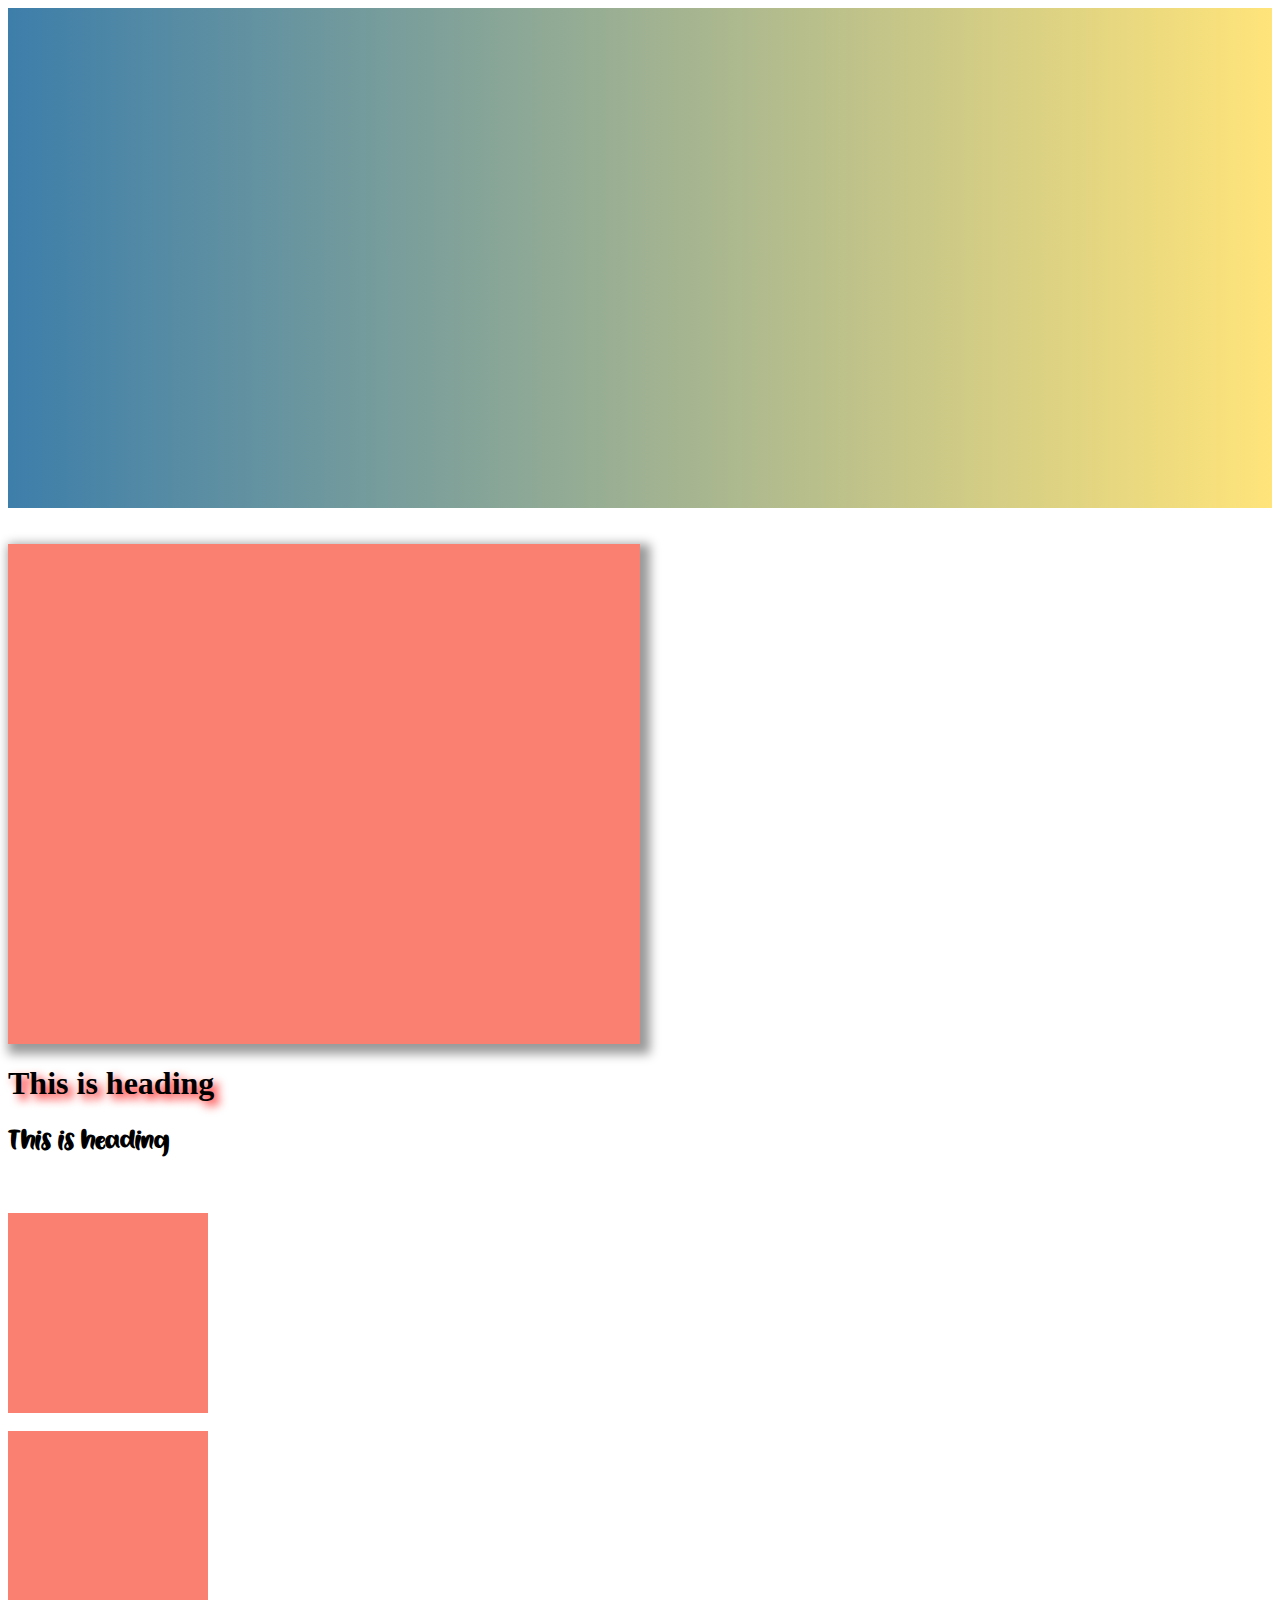
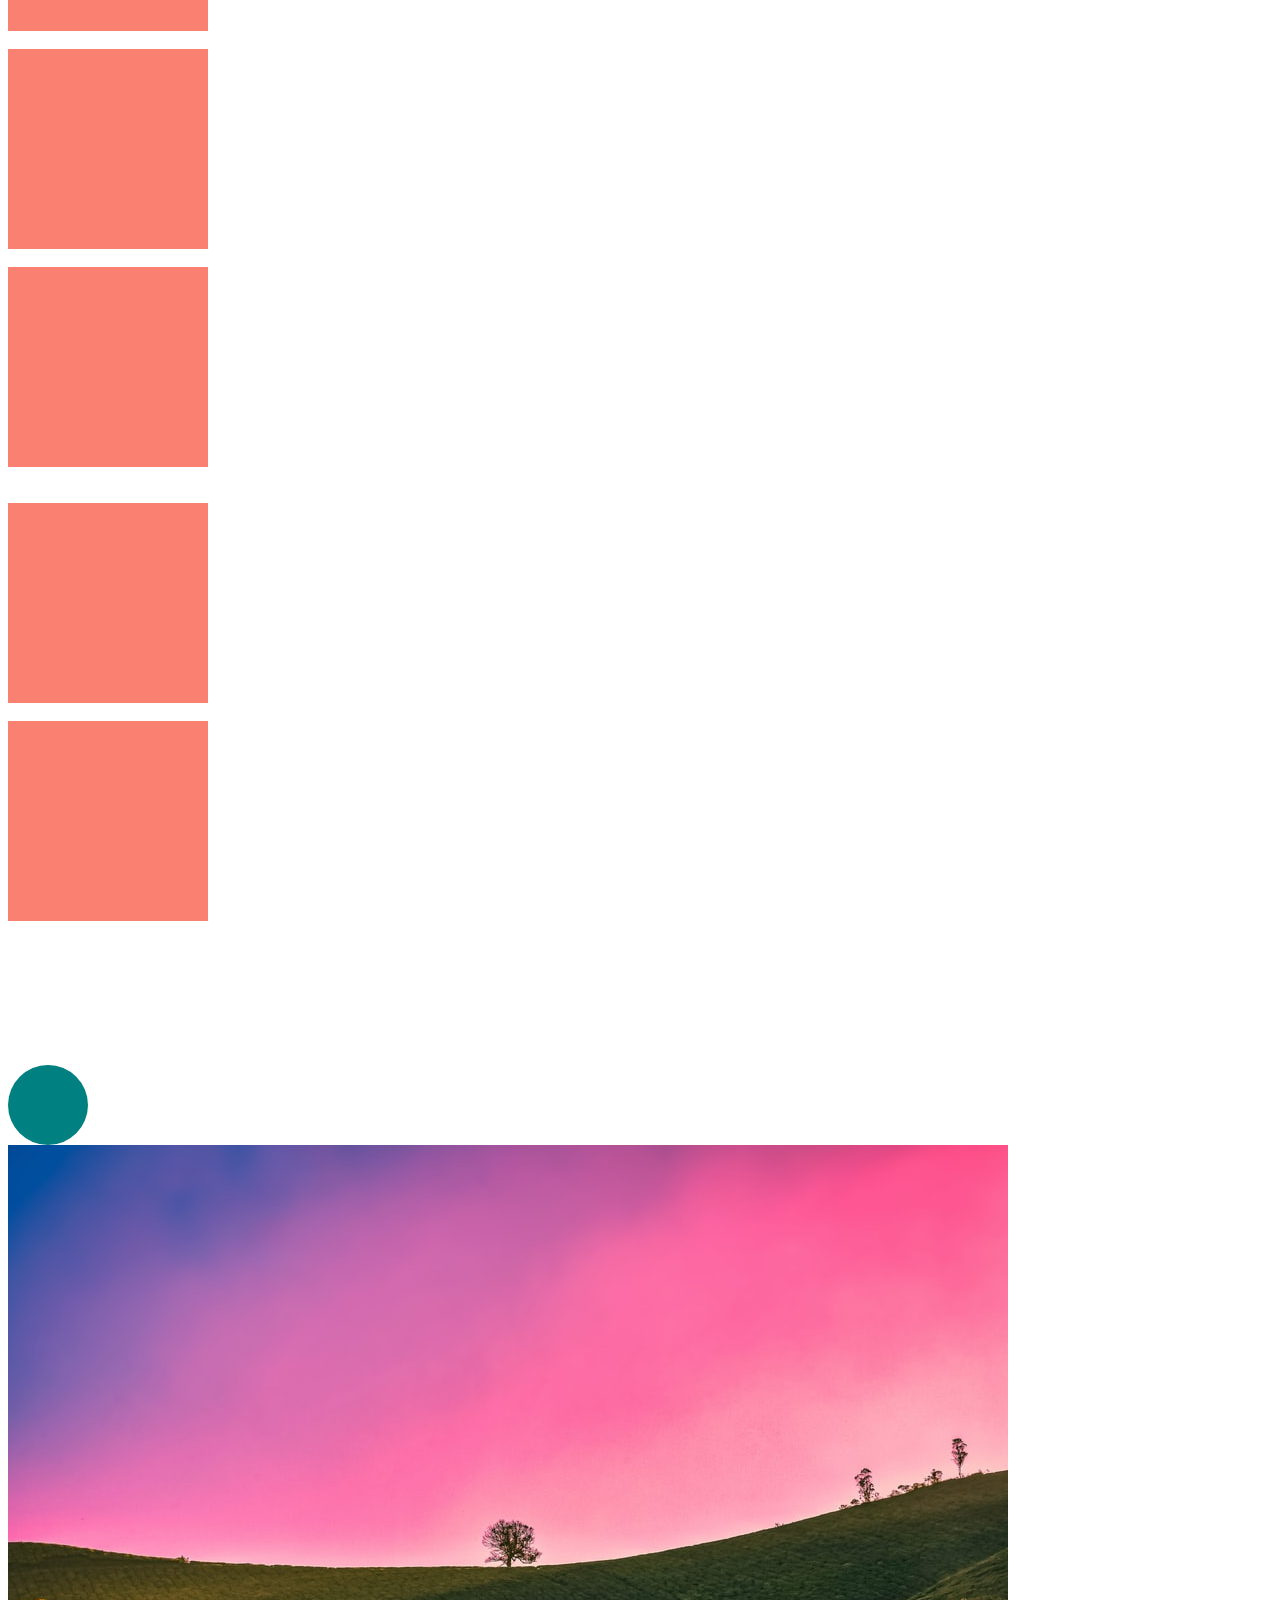
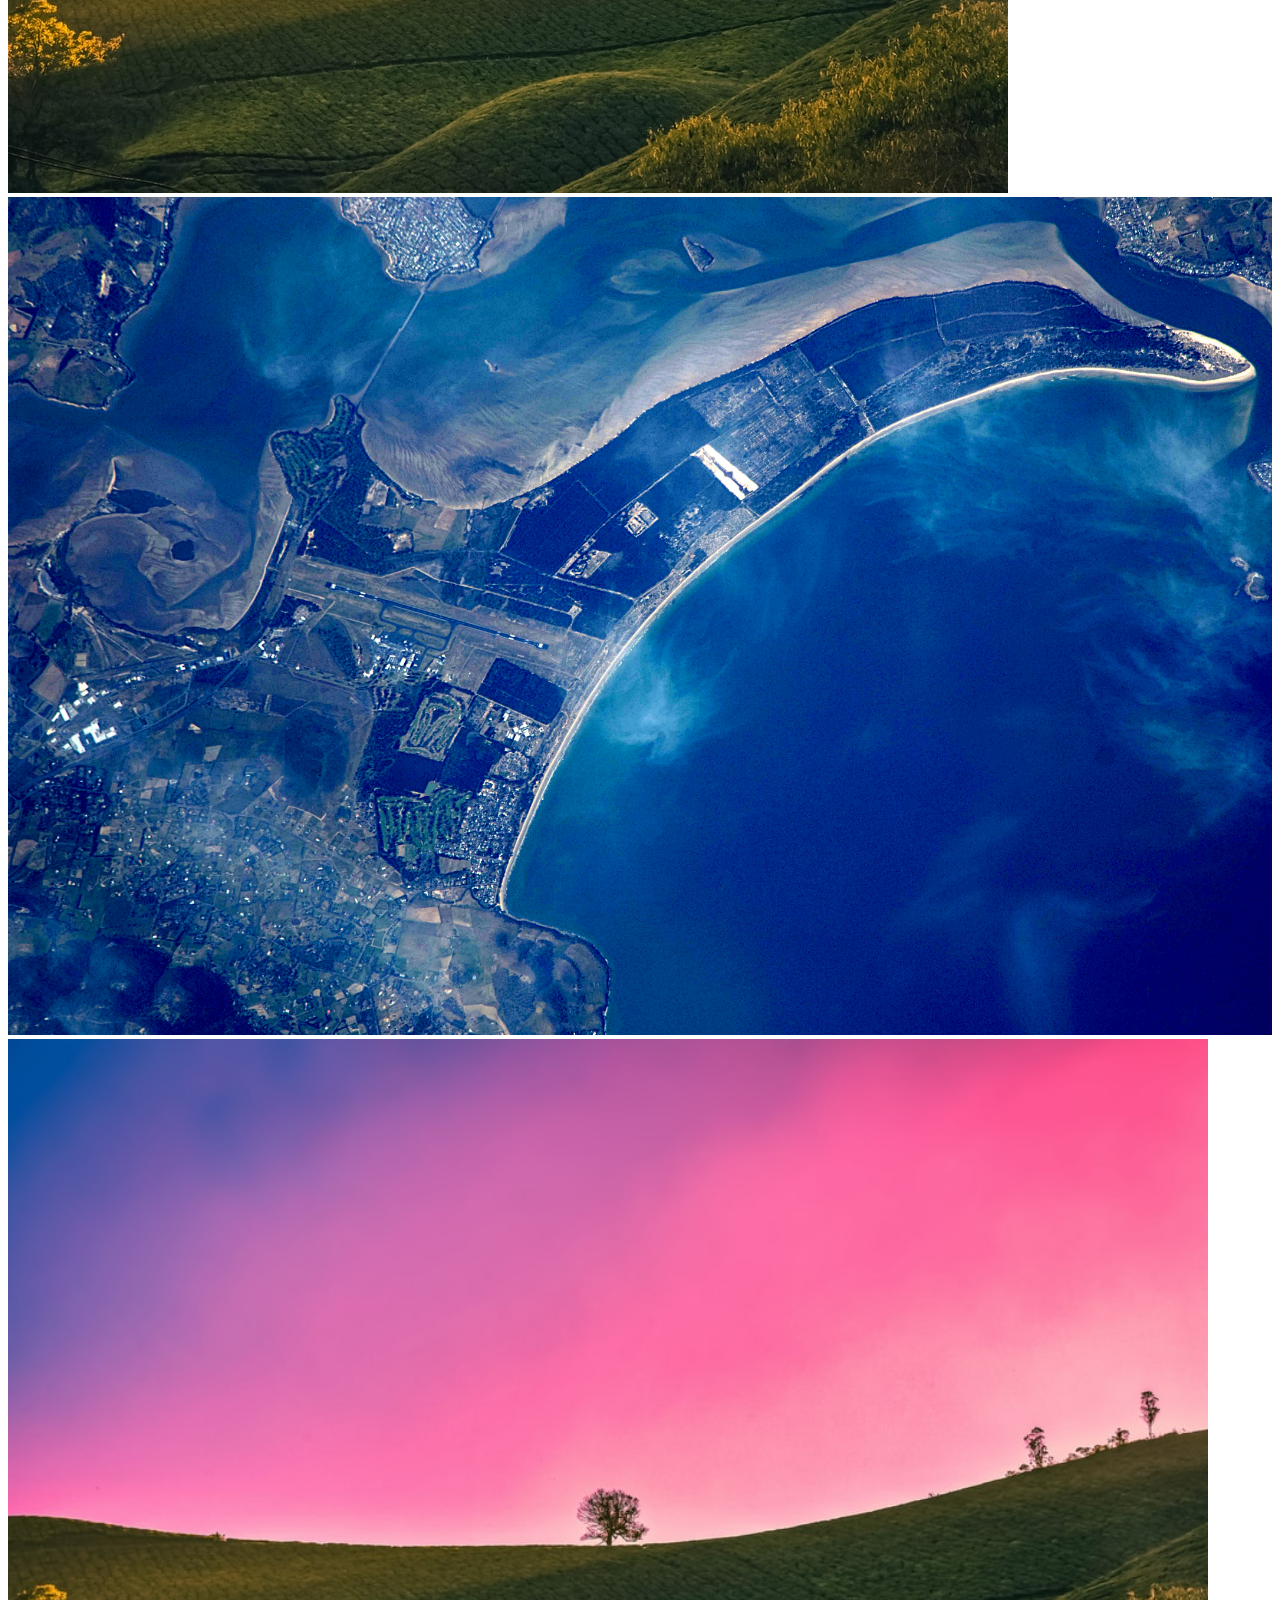
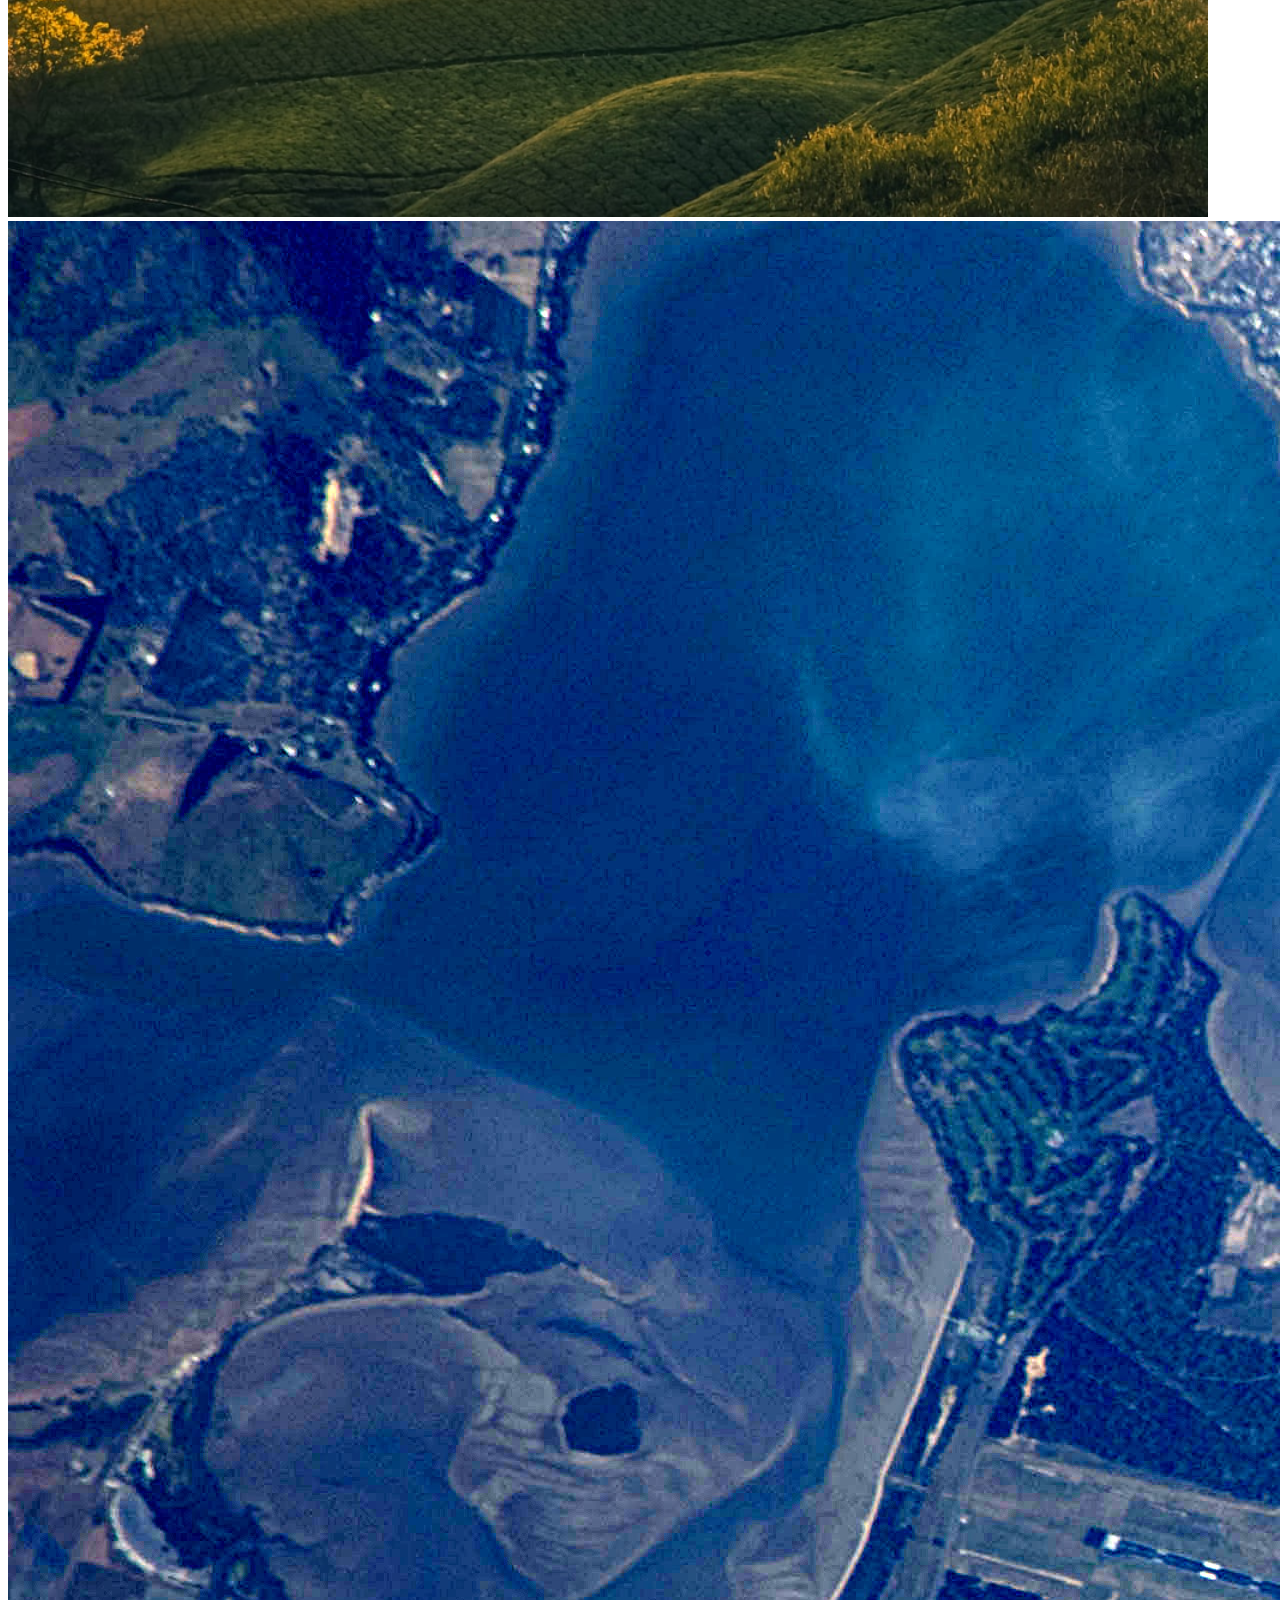
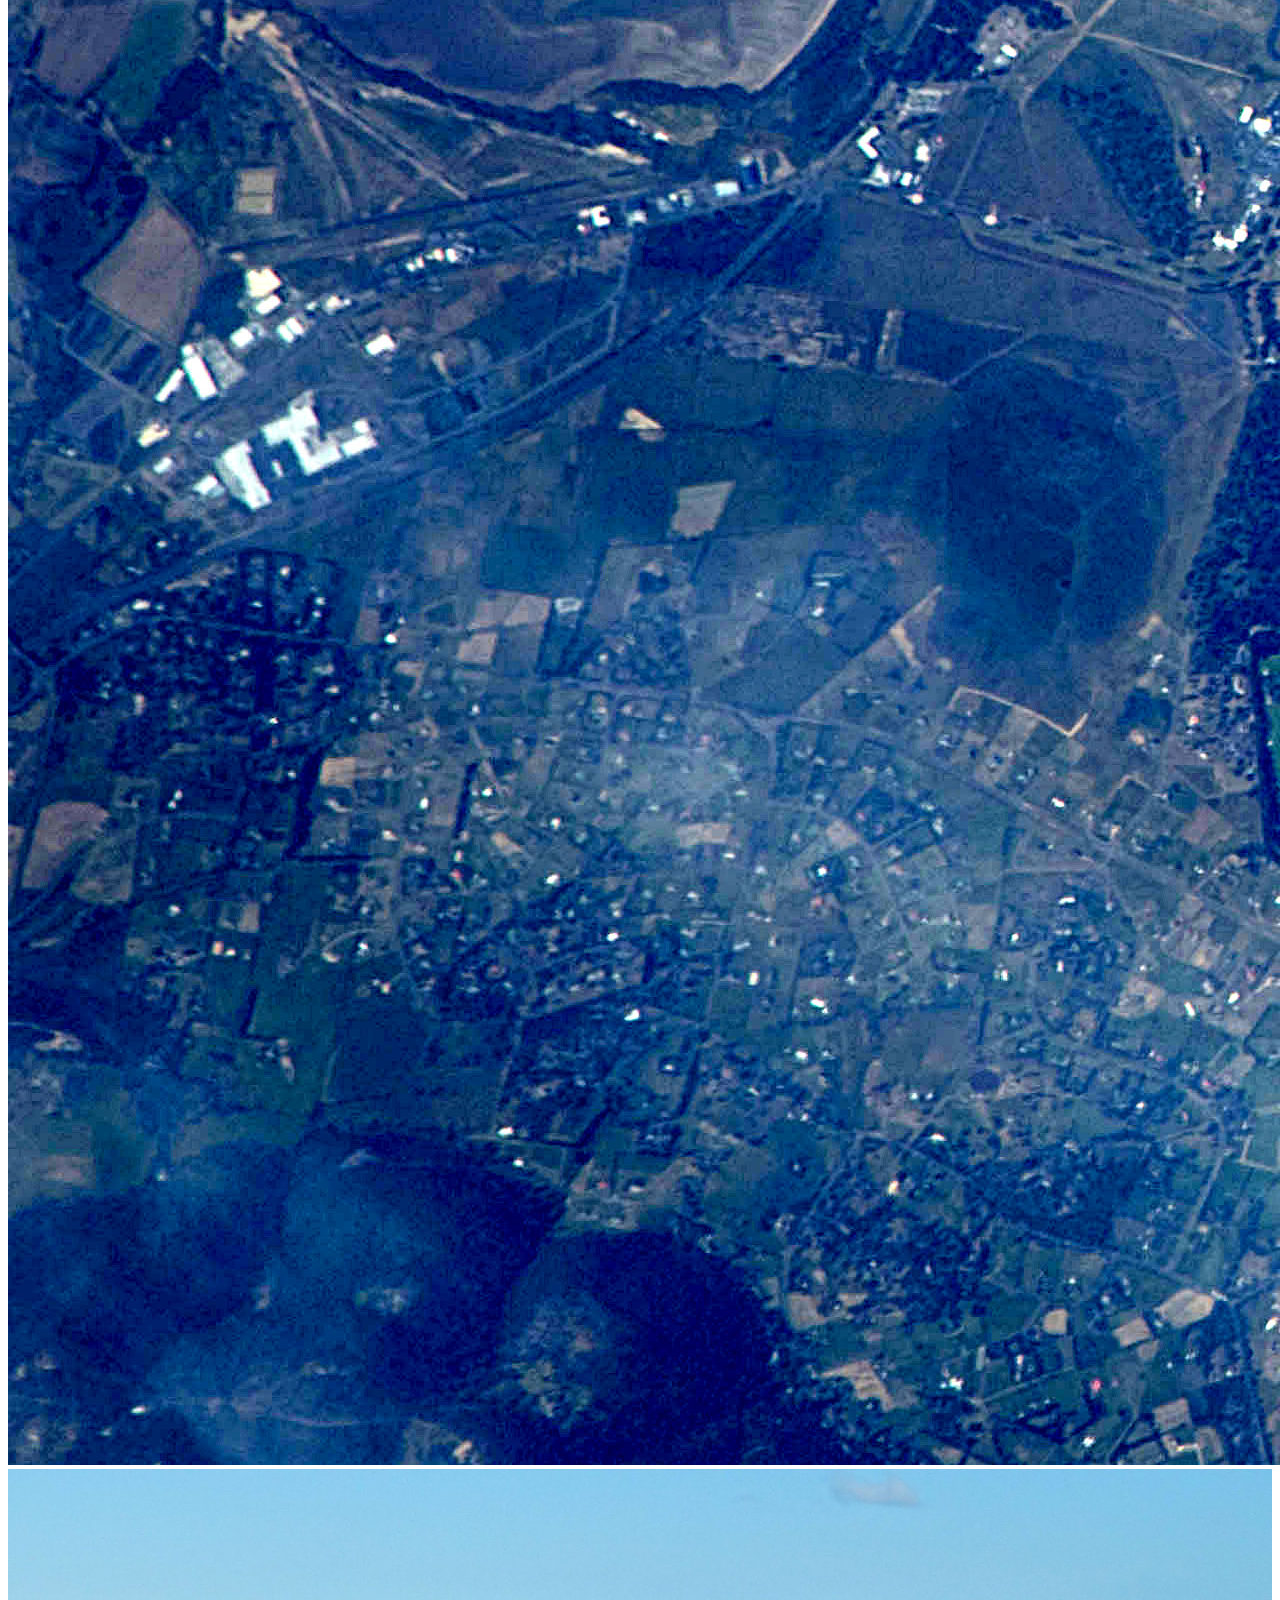
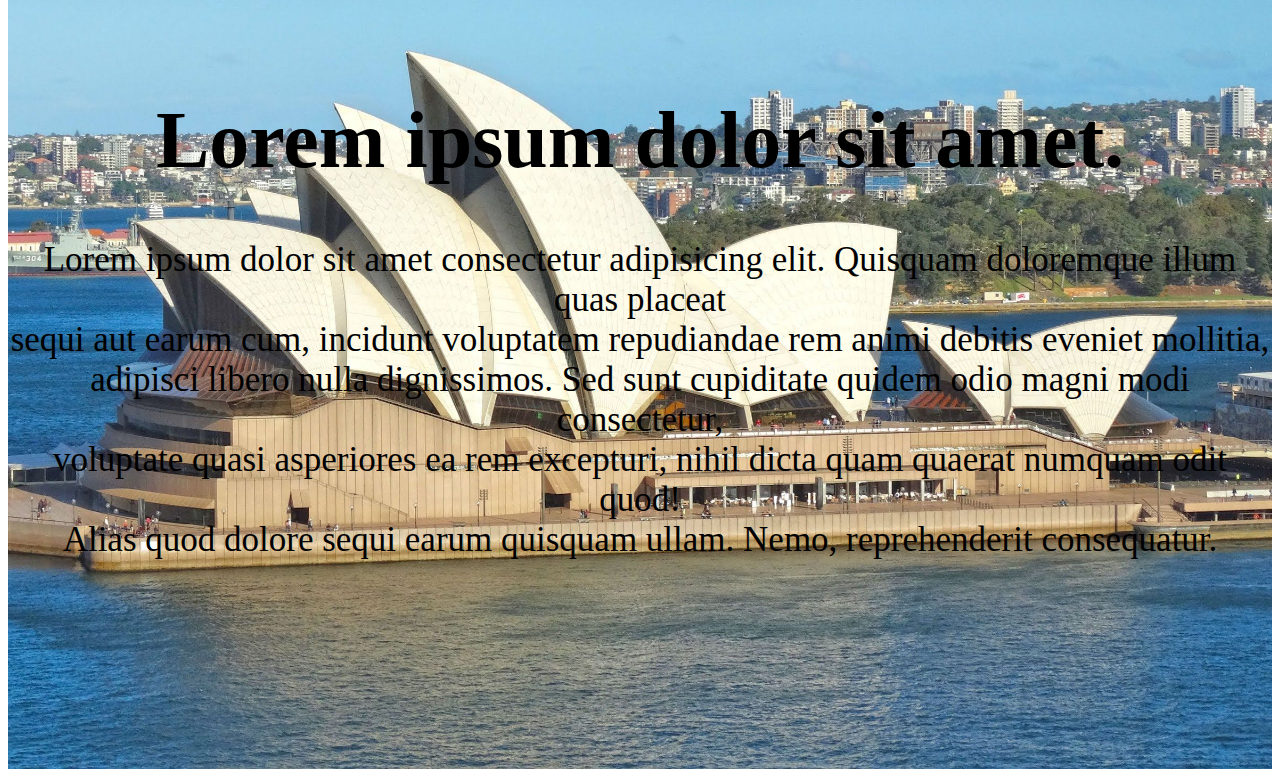
<file: CSS3 Advance/index.html>
<!DOCTYPE html>
<html lang="en">
<head>
    <meta charset="UTF-8">
    <meta http-equiv="X-UA-Compatible" content="IE=edge">
    <meta name="viewport" content="width=device-width, initial-scale=1.0">
    <title>CSS3 Advance</title>
    <link rel="stylesheet" href="style.css">
</head>
<body>
    <!--Gradient-->
    <div class="box1"></div><br><br>

    <!--Shadow-->
    <div class="box2"></div>
    <h1 class="text1">This is heading</h1>

    <!--Custom Font-->
    <h2 class="text2">This is heading</h2><br><br>

    <!--Transform-->
    <div class="box3"></div><br>
    <div class="box4"></div><br>
    <div class="box5"></div><br>
    <div class="box6"></div><br><br>

    <!--Animation-->
    <div class="box7"></div><br>
    <div class="box8"></div><br><br><br><br><br><br><br><br>

    <!--Animation Example-->
    <div class="loader"></div>

    <!--Max Width & Min Width-->
    <img src="images/samll.jpg" alt="" class="max1">
    <img src="images/big.jpg" alt="" class="max2">
    <img src="images/samll.jpg" alt="" class="max3">
    <img src="images/big.jpg" alt="" class="max4">

    <!--Responsive & Media Query-->
    <div class="responsive">
        <div class="content"> 
            <h1>Lorem ipsum dolor sit amet.</h1>
            <p>Lorem ipsum dolor sit amet consectetur adipisicing elit. Quisquam doloremque illum quas placeat<br> sequi aut earum cum, incidunt voluptatem repudiandae rem animi debitis eveniet mollitia,<br> adipisci libero nulla dignissimos. Sed sunt cupiditate quidem odio magni modi consectetur,<br> voluptate quasi asperiores ea rem excepturi, nihil dicta quam quaerat numquam odit quod!<br> Alias quod dolore sequi earum quisquam ullam. Nemo, reprehenderit consequatur.</p>
        </div>
    </div>

</body>
</html>
</file>
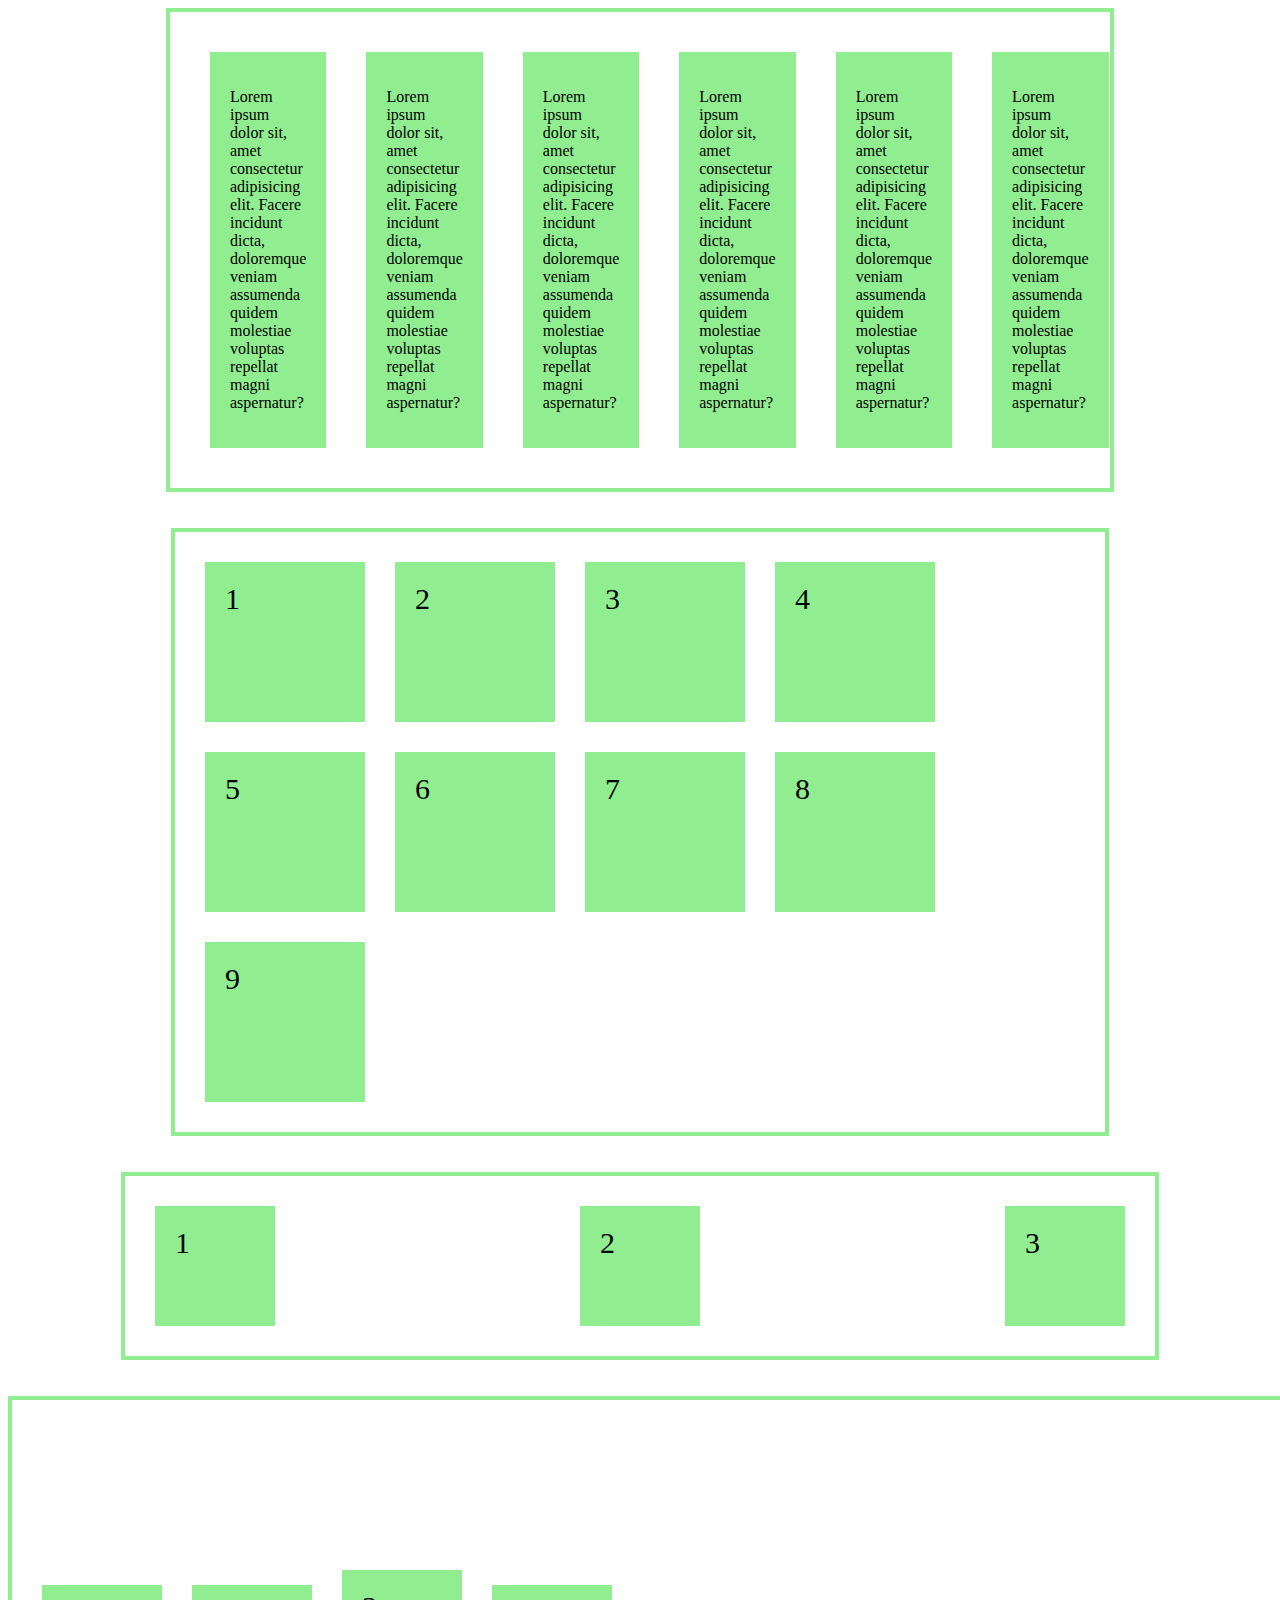
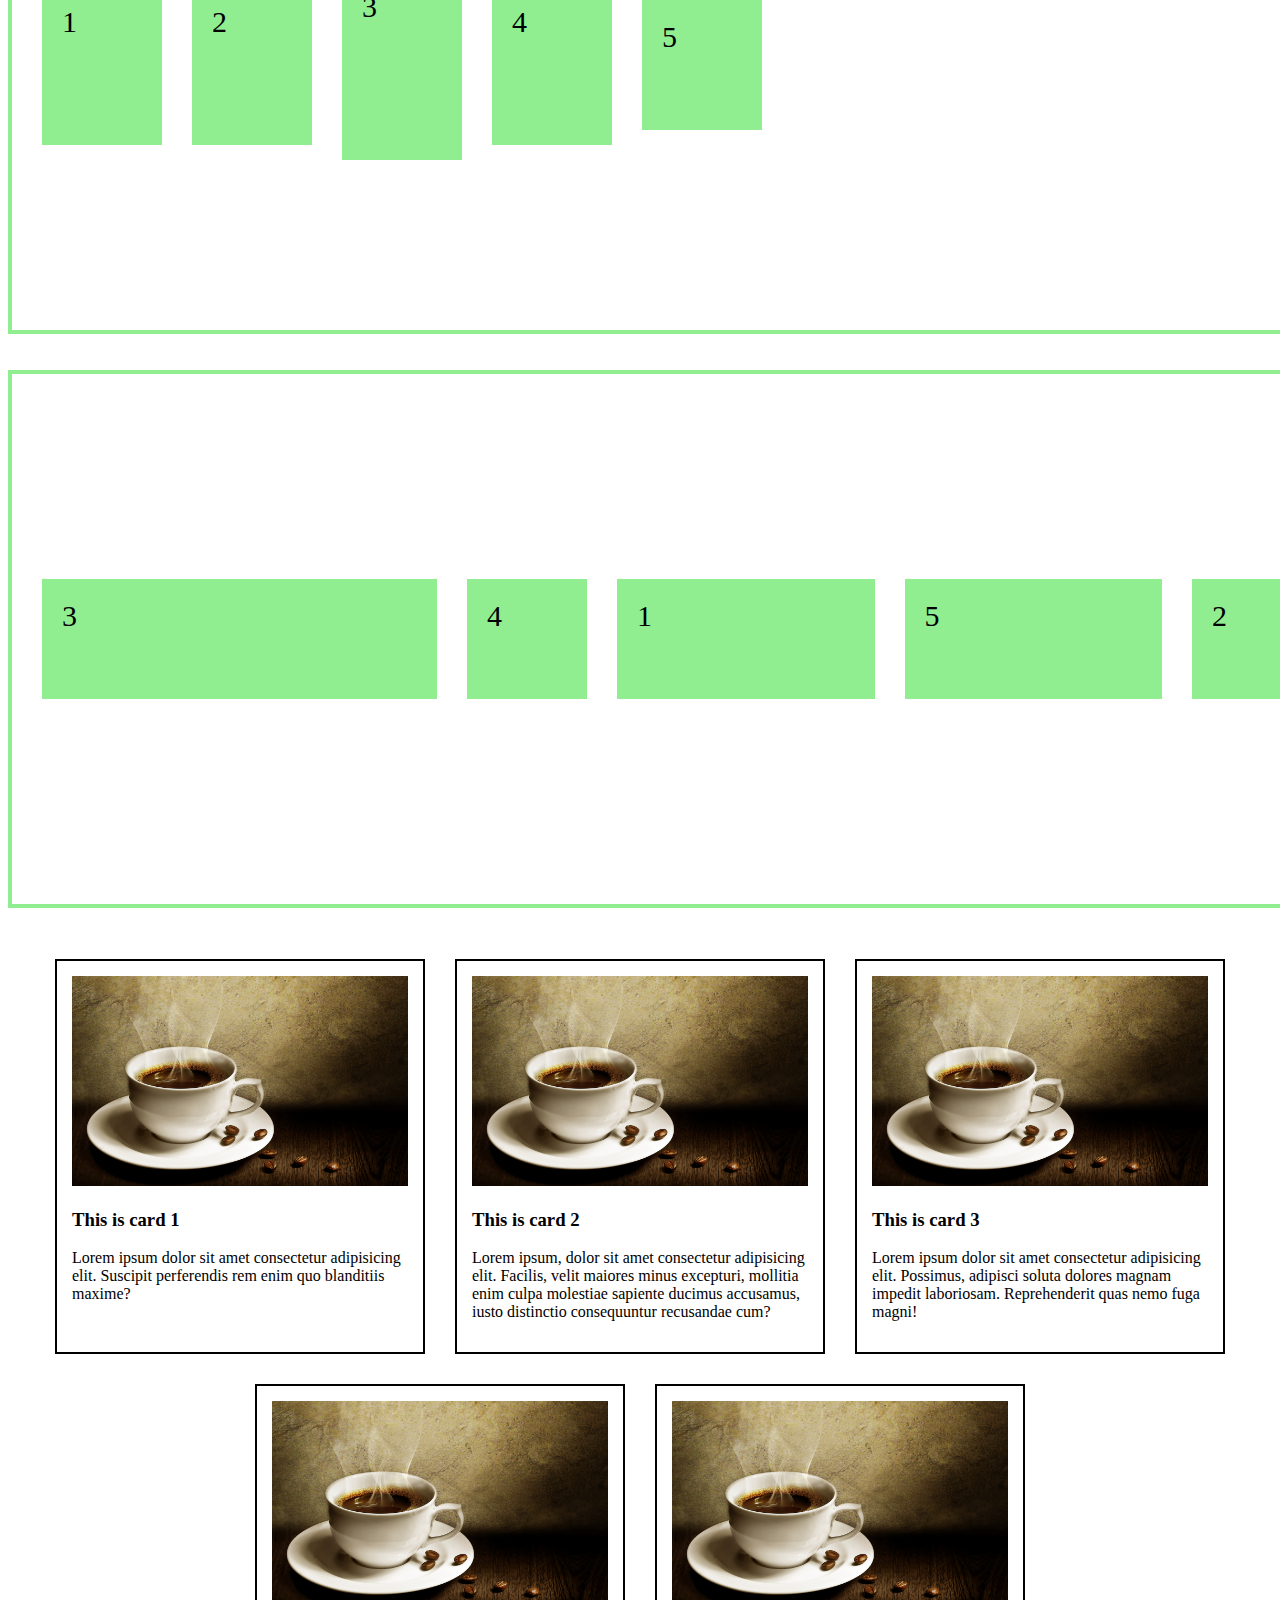
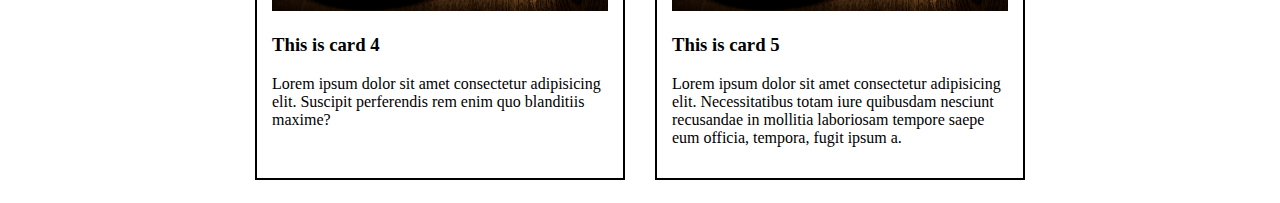
<file: Flexbox/index.html>
<!DOCTYPE html>
<html lang="en">
<head>
    <meta charset="UTF-8">
    <meta http-equiv="X-UA-Compatible" content="IE=edge">
    <meta name="viewport" content="width=device-width, initial-scale=1.0">
    <title>Flexbox</title>
    <link rel="stylesheet" href="style.css">
</head>
<body>
    <!--Flexbox Overview & Direction-->
    <div class="flexbox-container">
        <div class="flexbox-item">
            <p>Lorem ipsum dolor sit, amet consectetur adipisicing elit. Facere incidunt dicta, doloremque veniam assumenda quidem molestiae voluptas repellat magni aspernatur?
            </p>
        </div>
        <div class="flexbox-item">
            <p>Lorem ipsum dolor sit, amet consectetur adipisicing elit. Facere incidunt dicta, doloremque veniam assumenda quidem molestiae voluptas repellat magni aspernatur?
            </p>
        </div>
        <div class="flexbox-item">
            <p>Lorem ipsum dolor sit, amet consectetur adipisicing elit. Facere incidunt dicta, doloremque veniam assumenda quidem molestiae voluptas repellat magni aspernatur?
            </p>
        </div>
        <div class="flexbox-item">
            <p>Lorem ipsum dolor sit, amet consectetur adipisicing elit. Facere incidunt dicta, doloremque veniam assumenda quidem molestiae voluptas repellat magni aspernatur?
            </p>
        </div>
        <div class="flexbox-item">
            <p>Lorem ipsum dolor sit, amet consectetur adipisicing elit. Facere incidunt dicta, doloremque veniam assumenda quidem molestiae voluptas repellat magni aspernatur?
            </p>
        </div>
        <div class="flexbox-item">
            <p>Lorem ipsum dolor sit, amet consectetur adipisicing elit. Facere incidunt dicta, doloremque veniam assumenda quidem molestiae voluptas repellat magni aspernatur?
            </p>
        </div>
    </div><br><br>

    <!--Flex Wrap-->
    <div class="flexbox-container2">
        <div class="flexbox-item2">1</div>
        <div class="flexbox-item2">2</div>
        <div class="flexbox-item2">3</div>
        <div class="flexbox-item2">4</div>
        <div class="flexbox-item2">5</div>
        <div class="flexbox-item2">6</div>  
        <div class="flexbox-item2">7</div>  
        <div class="flexbox-item2">8</div>  
        <div class="flexbox-item2">9</div>  
    </div><br><br>

    <!--Justify Content-->
    <div class="flexbox-container3">
        <div class="flexbox-item3">1</div>
        <div class="flexbox-item3">2</div>
        <div class="flexbox-item3">3</div>
    </div><br><br>

    <!--Align Items-->
    <div class="flexbox-container4">
        <div class="flexbox-item4 item1">1</div>
        <div class="flexbox-item4 item2">2</div>
        <div class="flexbox-item4 item3">3</div>
        <div class="flexbox-item4 item4">4</div>
        <div class="flexbox-item4 item5">5</div>
    </div><br><br>

    <!--Flex Order, Flex Basis & Flex Grow-->
    <div class="flexbox-container5">
        <div class="flexbox-item5 item1">1</div>
        <div class="flexbox-item5 item2">2</div>
        <div class="flexbox-item5 item3">3</div>
        <div class="flexbox-item5 item4">4</div>
        <div class="flexbox-item5 item5">5</div>
    </div><br><br>

    <!--Card Based Layout-->
    <div class="cards">
        <div class="card">
            <img src="images/coffee.jpg" alt="">
            <h3>This is card 1</h3>
            <p>Lorem ipsum dolor sit amet consectetur adipisicing elit. Suscipit perferendis rem enim quo blanditiis maxime?</p>
        </div>
        <div class="card">
            <img src="images/coffee.jpg" alt="">
            <h3>This is card 2</h3>
            <p>Lorem ipsum, dolor sit amet consectetur adipisicing elit. Facilis, velit maiores minus excepturi, mollitia enim culpa molestiae sapiente ducimus accusamus, iusto distinctio consequuntur recusandae cum?</p>
        </div>
        <div class="card">
            <img src="images/coffee.jpg" alt="">
            <h3>This is card 3</h3>
            <p>Lorem ipsum dolor sit amet consectetur adipisicing elit. Possimus, adipisci soluta dolores magnam impedit laboriosam. Reprehenderit quas nemo fuga magni!</p>
        </div>
        <div class="card">
            <img src="images/coffee.jpg" alt="">
            <h3>This is card 4</h3>
            <p>Lorem ipsum dolor sit amet consectetur adipisicing elit. Suscipit perferendis rem enim quo blanditiis maxime?</p>
        </div>
        <div class="card">
            <img src="images/coffee.jpg" alt="">
            <h3>This is card 5</h3>
            <p>Lorem ipsum dolor sit amet consectetur adipisicing elit. Necessitatibus totam iure quibusdam nesciunt recusandae in mollitia laboriosam tempore saepe eum officia, tempora, fugit ipsum a.</p>
        </div>
    </div>
</body>
</html>
</file>
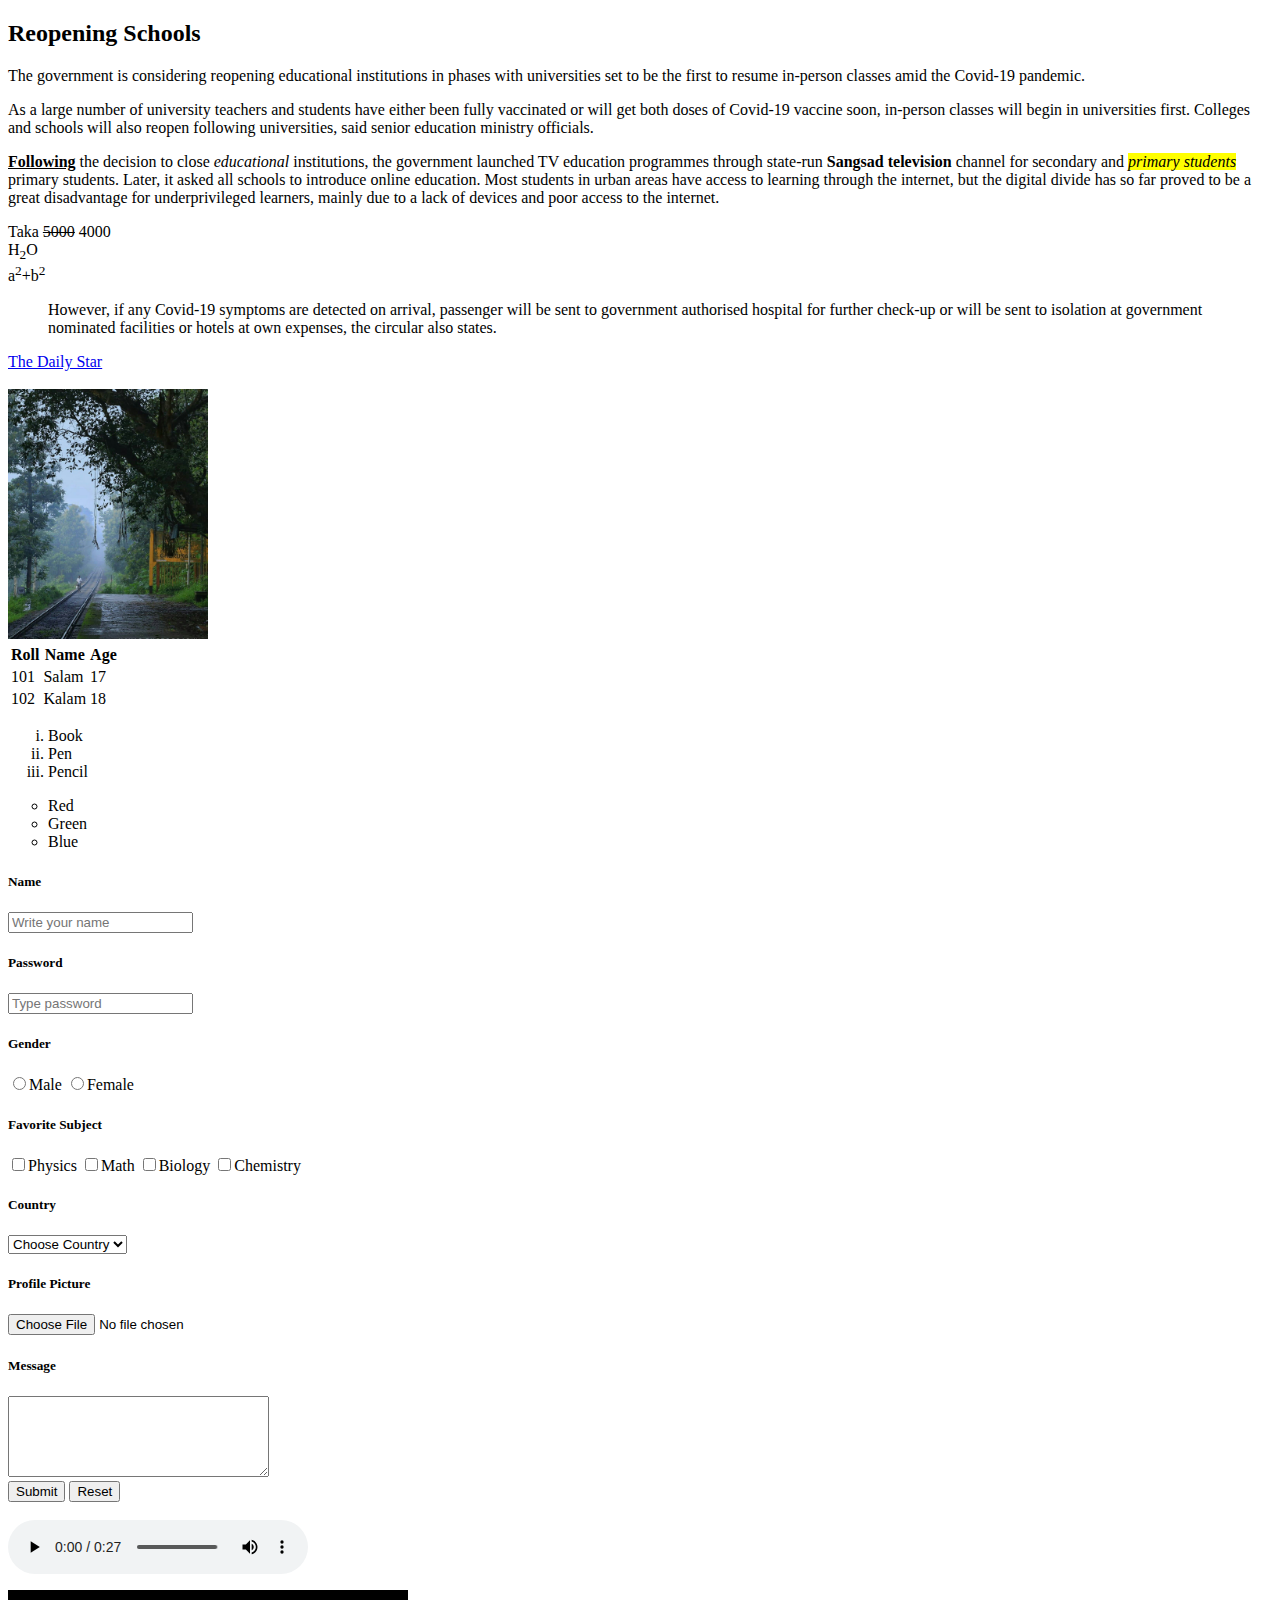
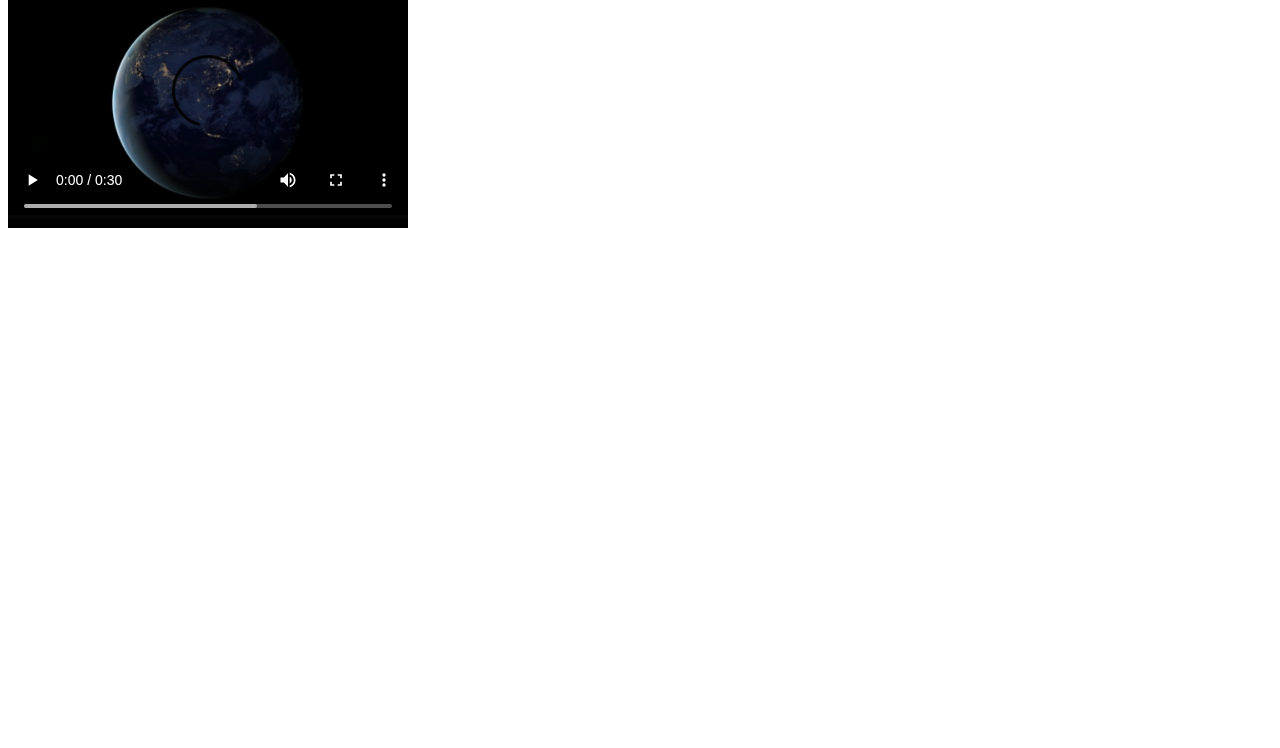
<file: HTML5/index.html>
<!DOCTYPE html>
<html lang="en">
<head>
    <meta charset="UTF-8">
    <meta http-equiv="X-UA-Compatible" content="IE=edge">
    <meta name="viewport" content="width=device-width, initial-scale=1.0">
    <title>HTML5</title>
</head>
<body>
    <!--Heading & Paragraph-->
    <h2>Reopening Schools</h2>
    <p>The government is considering reopening educational institutions in  phases with universities set to be the first to resume in-person classes  amid the Covid-19 pandemic.</p>
    <p>As a large number of university  teachers and students have either been fully vaccinated or will get both  doses of Covid-19 vaccine soon, in-person classes will begin in  universities first. Colleges and schools will also reopen following  universities, said senior education ministry officials.</p>

    <!--Formatting-->
    <p><b><u>Following</u></b> the decision to close <i>educational</i> institutions, the government launched TV education programmes through  state-run <strong>Sangsad television</strong> channel for secondary and <mark><em>primary students</em></mark> primary students.  Later, it asked all schools to introduce online education. Most  students in urban areas have access to learning through the internet,  but the digital divide has so far proved to be a great disadvantage for  underprivileged learners, mainly due to a lack of devices and poor  access to the internet.</p>
    Taka <del>5000</del> 4000<br>
    H<sub>2</sub>O<br>
    a<sup>2</sup>+b<sup>2</sup>

    <!--Comment & Quotations-->
    <blockquote>However, if any Covid-19 symptoms are detected on arrival, passenger will be sent to government authorised hospital for further check-up or will be sent to isolation at government nominated facilities or hotels at own expenses, the circular also states.</blockquote>

    <!--Attributes & Anchor/Link-->
    <a href="https://www.thedailystar.net/" target="_blank">The Daily Star</a><br><br>

    <!--File Path & Images-->
    <img src="images/nature.jpg" width="200" alt="Nature">

    <!--Table-->
    <table>
        <tr>
            <th>Roll</th>
            <th>Name</th>
            <th>Age</th>
        </tr>
        <tr>
            <td>101</td>
            <td>Salam</td>
            <td>17</td>
        </tr>
        <tr>
            <td>102</td>
            <td>Kalam</td>
            <td>18</td>
        </tr>
    </table>

    <!--List-->
    <ol type="i">
        <li>Book</li>
        <li>Pen</li>
        <li>Pencil</li>
    </ol>
    <ul type="circle">
        <li>Red</li>
        <li>Green</li>
        <li>Blue</li>
    </ul>

    <!--Form-->
    <form>
        <label for="user"><h5>Name</h5></label>
        <input type="text" id="user" placeholder="Write your name">
        <label for="password"><h5>Password</h5></label>
        <input type="password" id="password" placeholder="Type password">
        <h5>Gender</h5>
        <input type="radio" name="gender" value="male" id="male"><label for="male">Male</label>
        <input type="radio" name="gender" value="female" id="female"><label for="female">Female</label>
        <h5>Favorite Subject</h5>
        <input type="checkbox" name="subject" id="physics" value="physics"><label for="physics">Physics</label>
        <input type="checkbox" name="subject" id="math" value="math"><label for="math">Math</label>
        <input type="checkbox" name="subject" id="biology" value="biology"><label for="biology">Biology</label>
        <input type="checkbox" name="subject" id="chemistry" value="chemistry"><label for="chemistry">Chemistry</label>
        <h5>Country</h5>
        <select name="country" id="country">
            <option disabled selected>Choose Country</option>
            <option value="bangladesh">Bangladesh</option>
            <option value="america">America</option>
            <option value="india">India</option>
            <option value="canada">Canada</option>
            <option value="japan">Japan</option>
        </select>
        <h5>Profile Picture</h5>
        <input type="file" name="" id="">
        <h5>Message</h5>
        <textarea cols="30" rows="5"></textarea><br>
        <button>Submit</button>
        <input type="reset" value="Reset">
    </form><br>

    <!--Audio & Video-->
    <audio controls>
        <source src="audio/test.mp3" type="audio/mp3"> 
    </audio><br>
    
    <video controls width="400px" height="250px">
        <source src="video/test.mp4" type="video/mp4">
    </video><br>

    <!--Iframe Youtube & Vimeo-->
    <iframe width="400" height="250" src="https://www.youtube.com/embed/_pChTSDsNck" title="YouTube video player" frameborder="0" allow="accelerometer; autoplay; clipboard-write; encrypted-media; gyroscope; picture-in-picture" allowfullscreen></iframe><br>

    <iframe src="https://player.vimeo.com/video/192330474?h=33d3352947" width="400" height="250" frameborder="0" allow="autoplay; fullscreen; picture-in-picture" allowfullscreen></iframe>
</body>
</html>
</file>
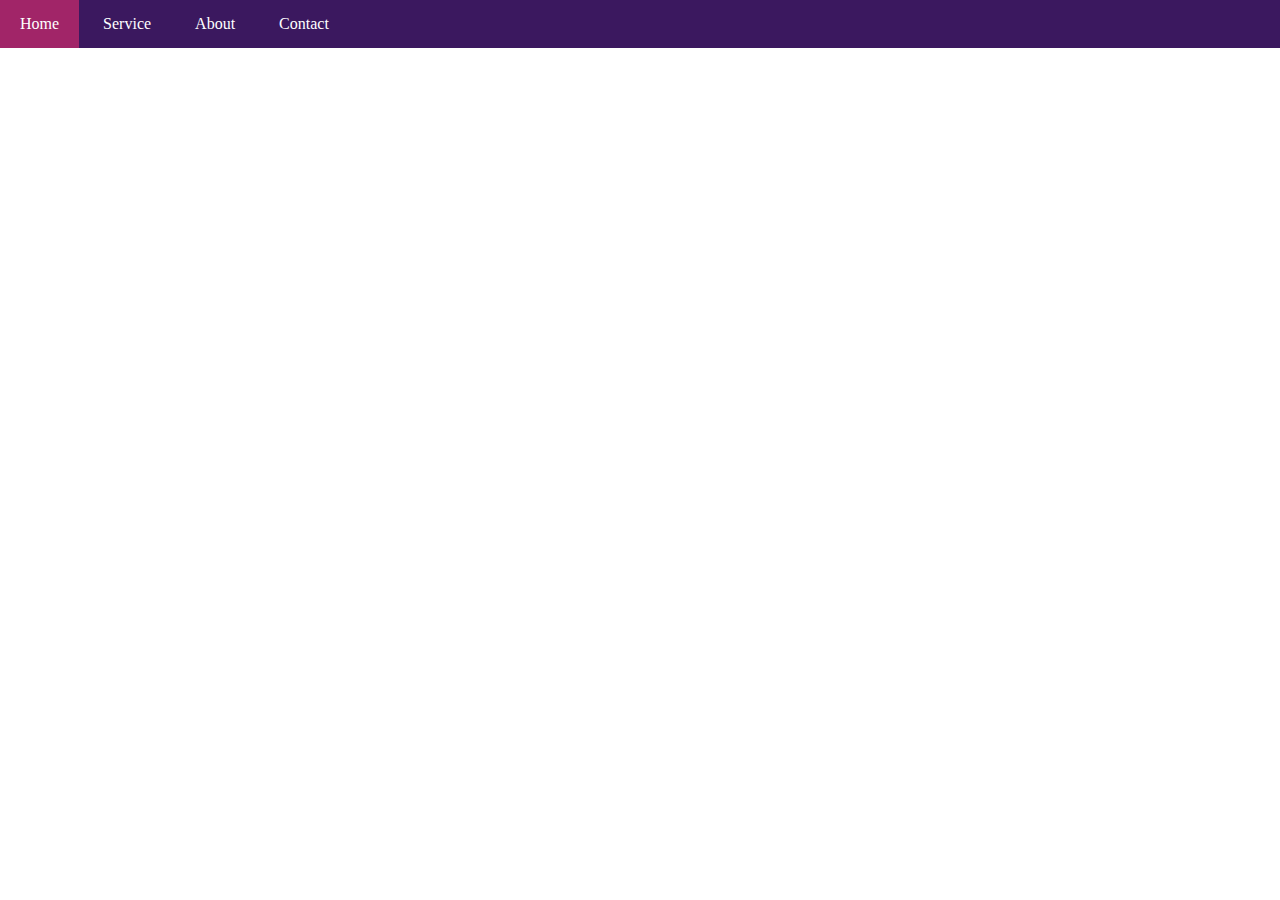
<file: Small Project 1/index.html>
<!DOCTYPE html>
<html lang="en">
<head>
    <meta charset="UTF-8">
    <meta http-equiv="X-UA-Compatible" content="IE=edge">
    <meta name="viewport" content="width=device-width, initial-scale=1.0">
    <title>Small Project 1</title>
    <link rel="stylesheet" href="style.css">
</head>
<body>
    <div class="nav"> 
        <ul>
            <li><a href="#">Home</a></li>
            <li><a href="#">Service</a></li>
            <li><a href="#">About</a></li>
            <li><a href="#">Contact</a></li>
        </ul>
    </div>
</body>
</html>
</file>
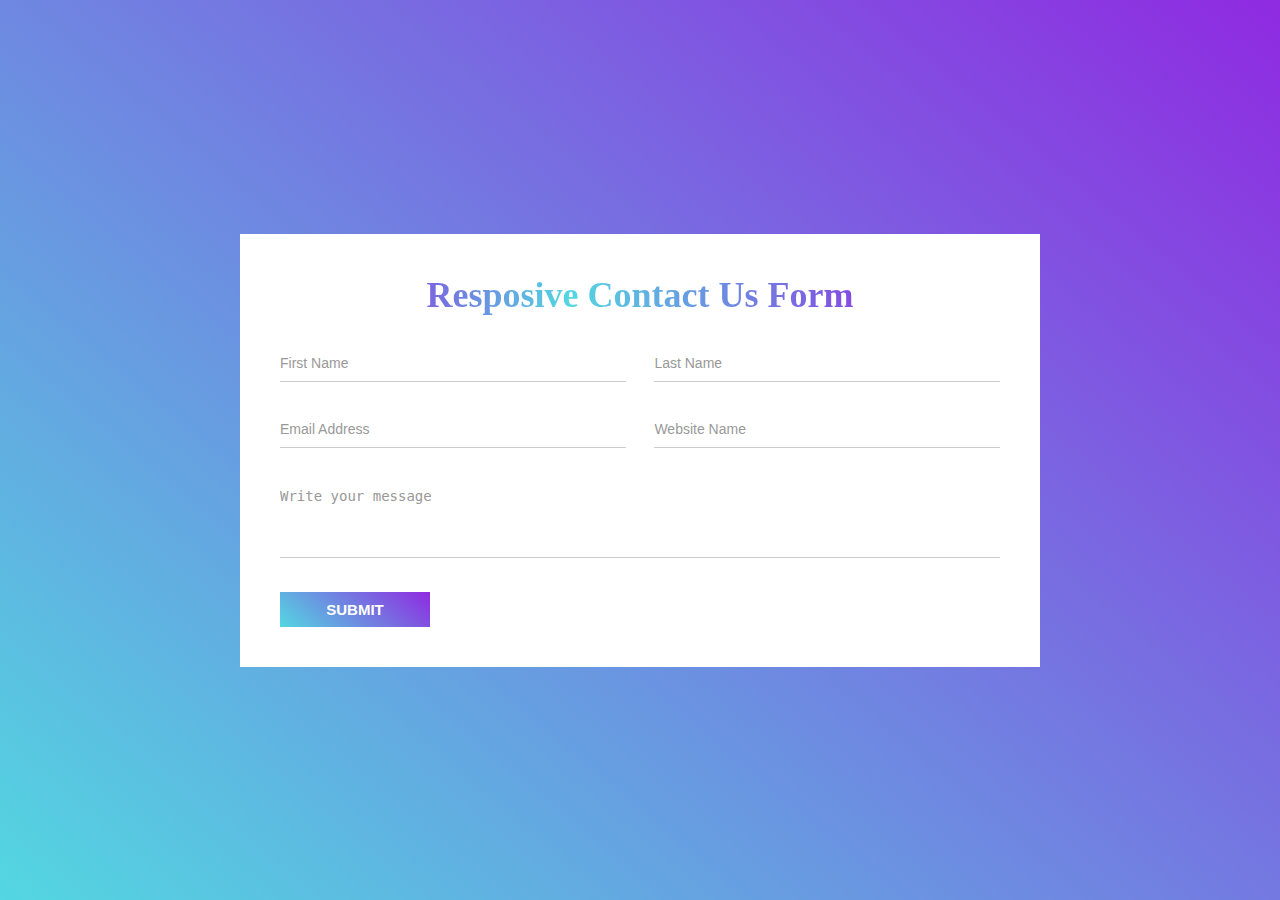
<file: Small Project 3/index.html>
<!DOCTYPE html>
<html lang="en">
<head>
    <meta charset="UTF-8">
    <meta http-equiv="X-UA-Compatible" content="IE=edge">
    <meta name="viewport" content="width=device-width, initial-scale=1.0">
    <title>Small Project 3</title>
    <link rel="stylesheet" href="style.css">
</head>
<body>
    <div class="contact-form"> 
        <h3>Resposive Contact Us Form</h3>
        <form action="">
            <div class="form-input"> 
                <input type="text" placeholder="First Name">
                <input type="text" placeholder="Last Name">
                <input type="text" placeholder="Email Address">
                <input type="text" placeholder="Website Name">
            </div>
            <textarea placeholder="Write your message"></textarea>
            <button>Submit</button>
        </form>
    </div>
</body>
</html>
</file>
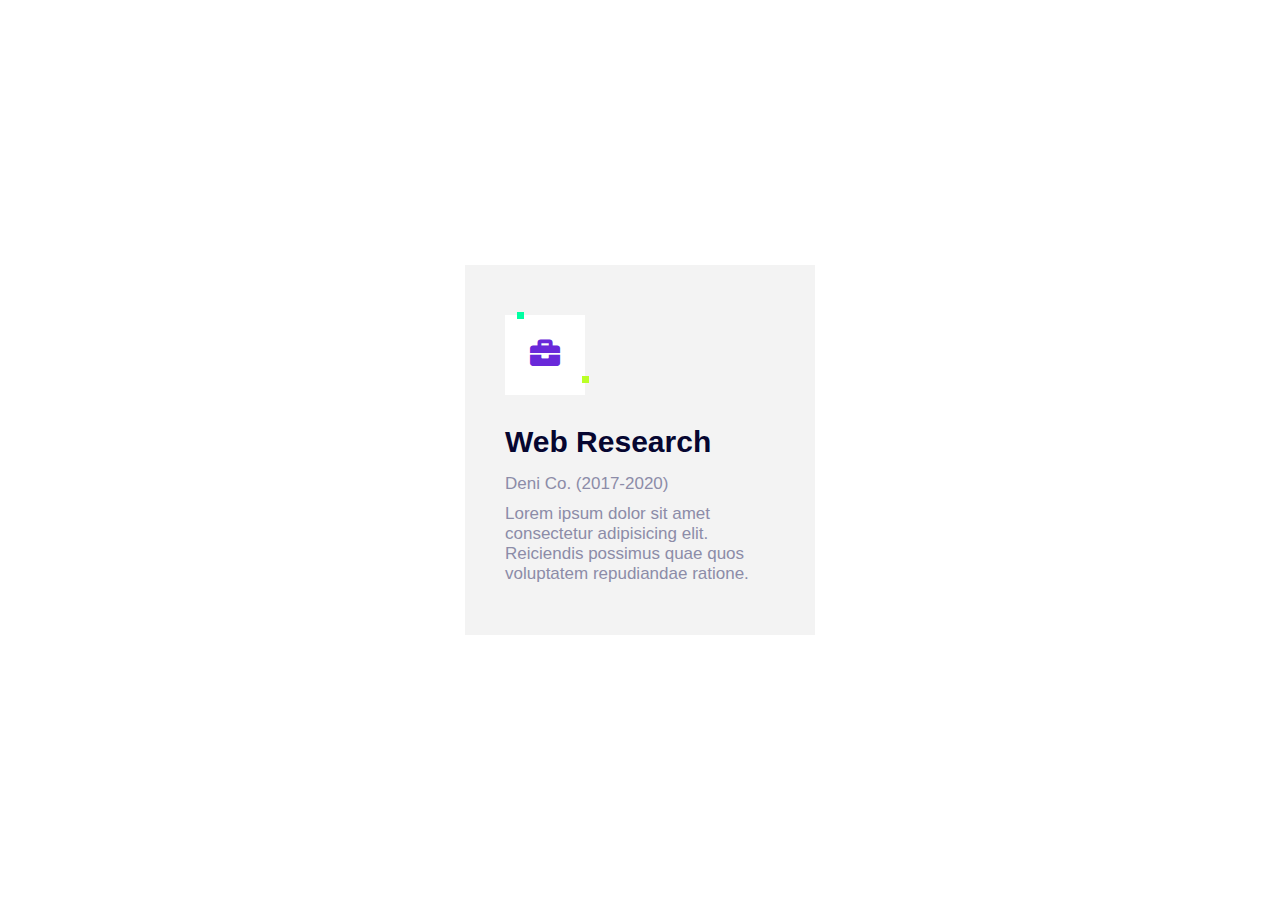
<file: Small Project 4/index.html>
<!DOCTYPE html>
<html lang="en">
<head>
    <meta charset="UTF-8">
    <meta http-equiv="X-UA-Compatible" content="IE=edge">
    <meta name="viewport" content="width=device-width, initial-scale=1.0">
    <title>Small Project 4</title>
    <link rel="stylesheet" href="css/fontawesome-all.min.css">
    <link rel="stylesheet" href="css/style.css">
</head>
<body>
    <div class="container"> 
        <div class="single-exp"> 
            <div class="exp-icon"> 
                <i class="fas fa-briefcase"></i>
            </div>
            <div class="exp-details"> 
                <h4>web research</h4>
                <span>Deni Co. (2017-2020)</span>
                <p>Lorem ipsum dolor sit amet consectetur adipisicing elit. Reiciendis possimus quae quos voluptatem repudiandae ratione.</p>
            </div>
        </div>
    </div>
</body>
</html>
</file>
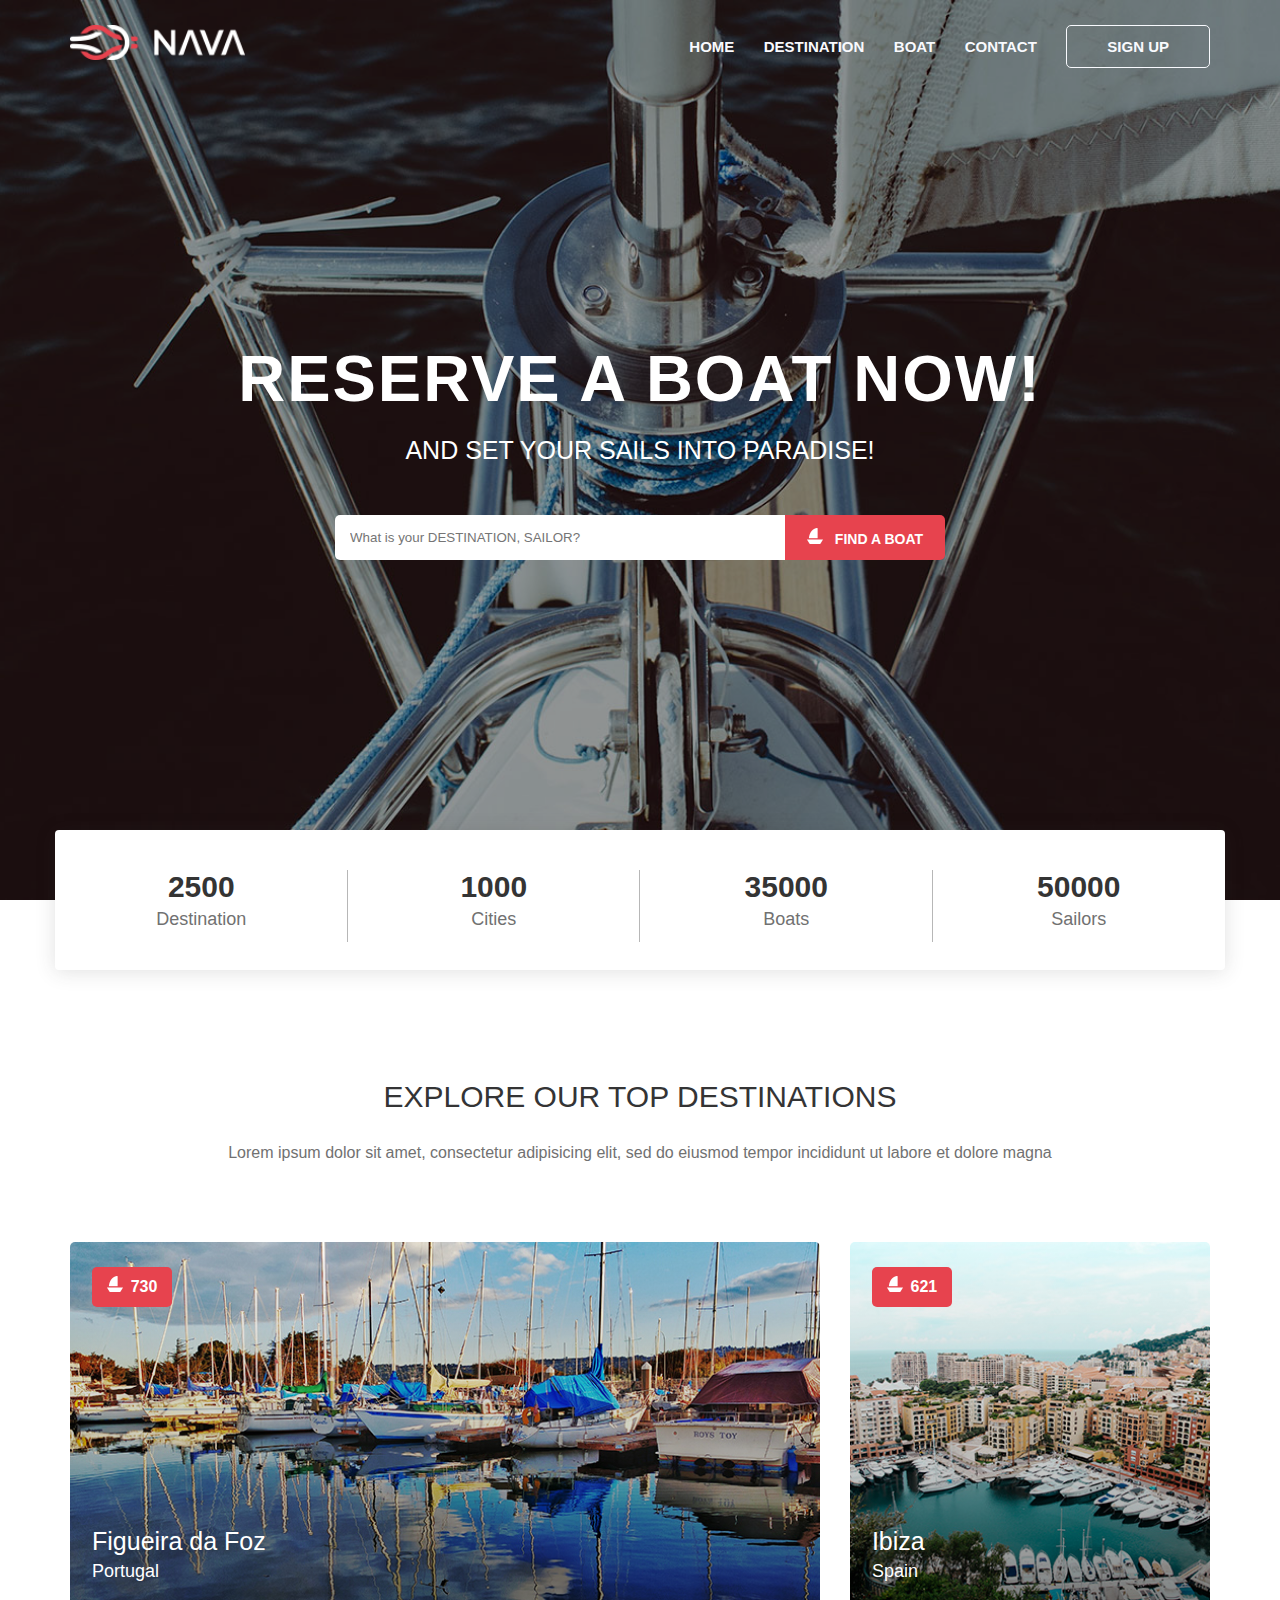
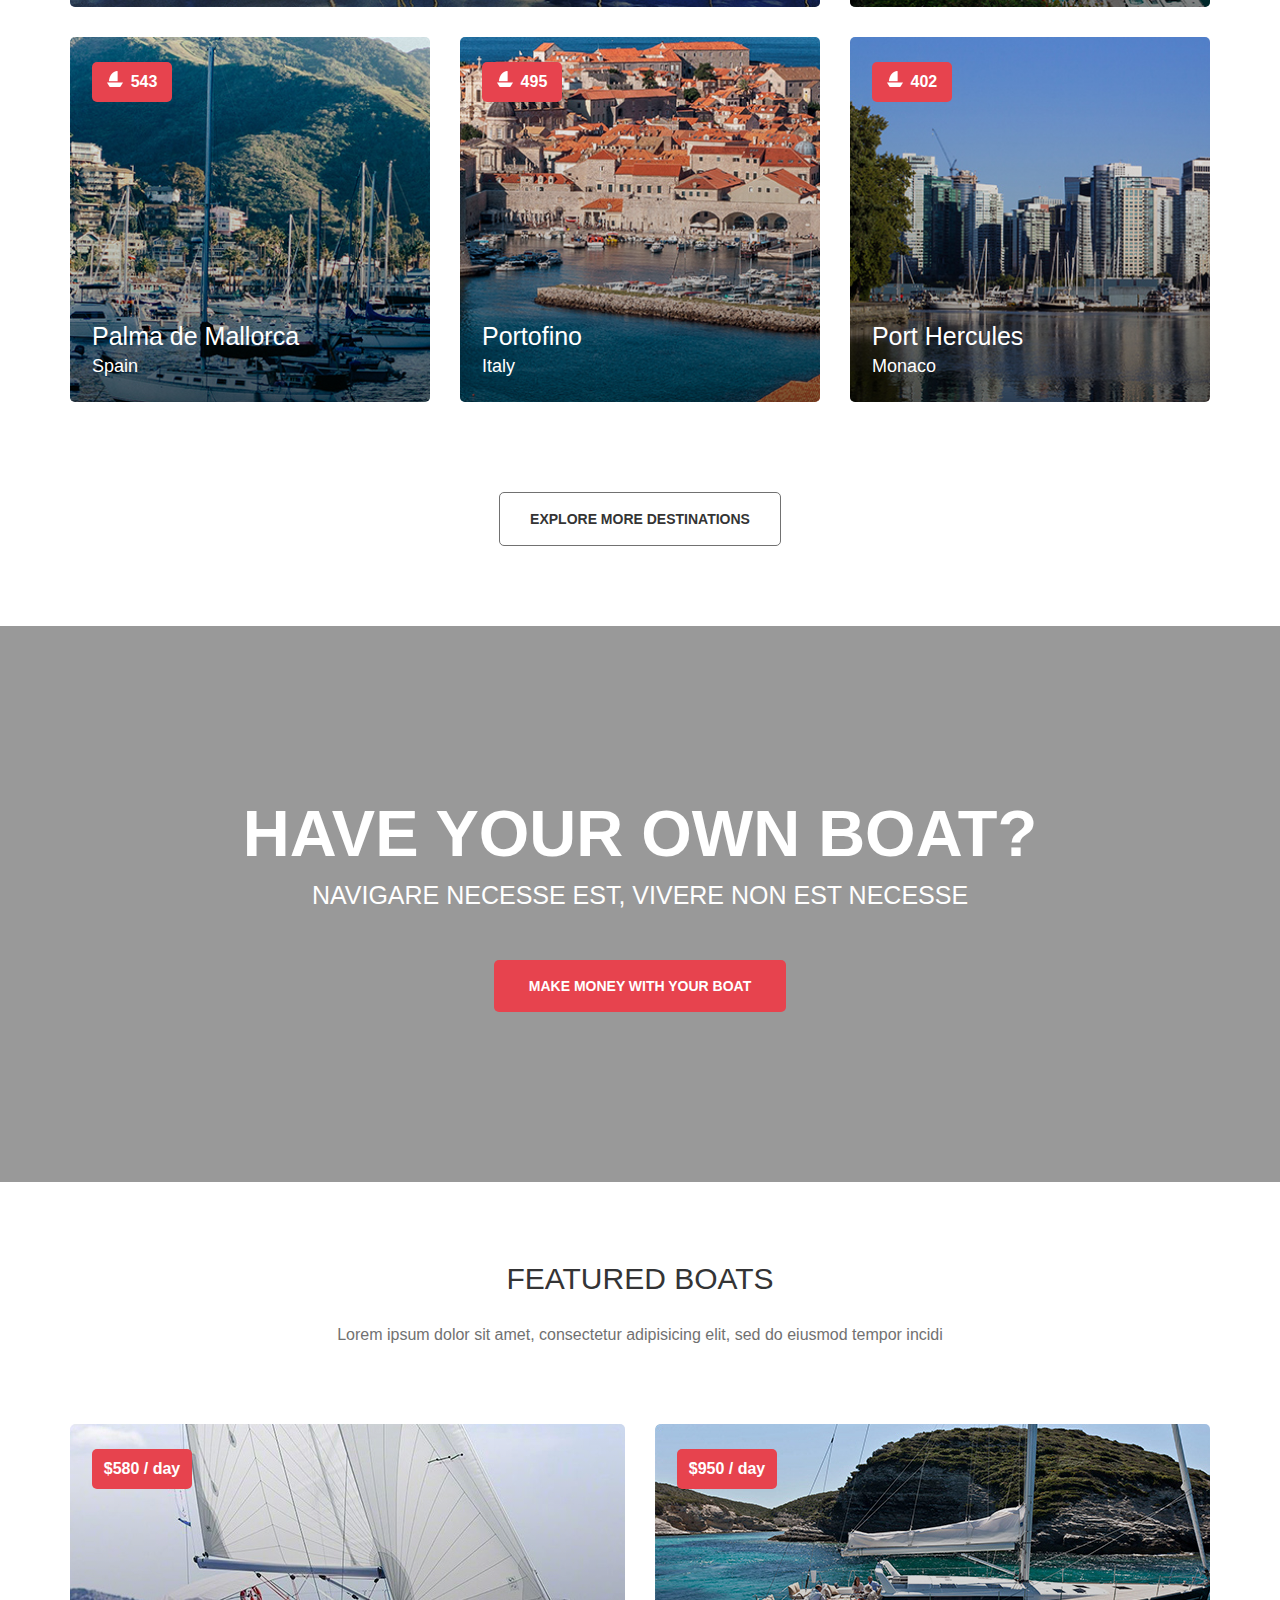
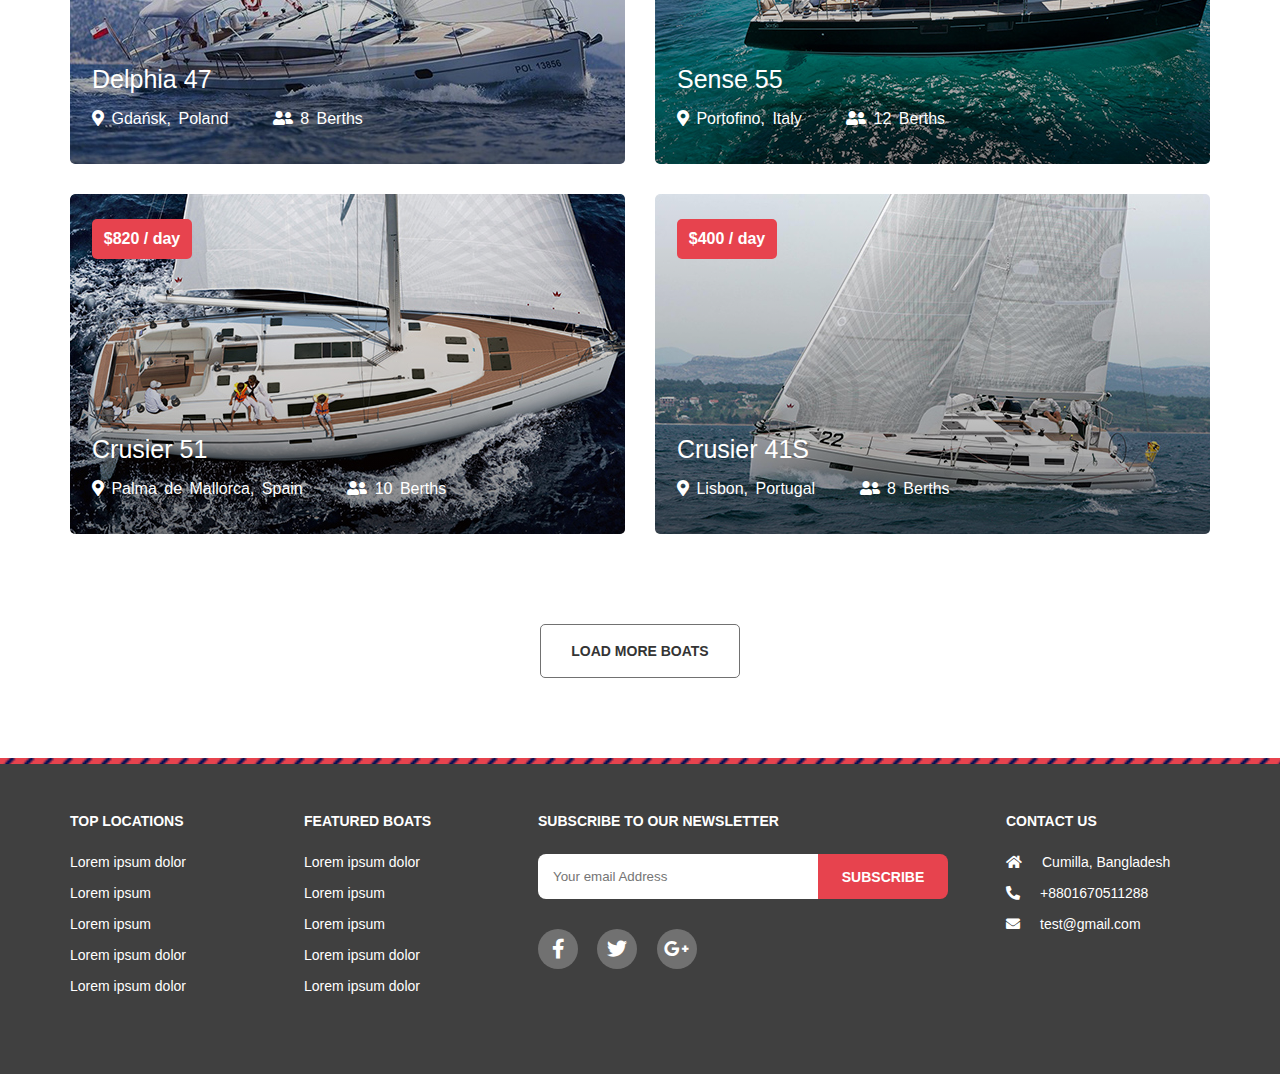
<file: PSD to HTML/Assignment 1 Nava/index.html>
<!DOCTYPE html>
<html lang="en">
<head>
    <meta charset="UTF-8">
    <meta http-equiv="X-UA-Compatible" content="IE=edge">
    <meta name="viewport" content="width=device-width, initial-scale=1.0">
    <title>Assignment 1 Nava</title>
    <link rel="stylesheet" href="css/fontawesome-all.min.css">
    <link rel="stylesheet" href="css/style.css">
    <link rel="stylesheet" href="css/responsive.css">
</head>
<body>
    <!-- Header Area Start -->
    <header> 
        <div class="container"> 
            <div class="col-25"> 
                <div class="logo"> 
                    <img src="images/logo.png" alt="logo">
                </div>
            </div><!-- Col End -->
            <div class="col-75"> 
                <nav>
                    <ul class="main-menu">
                        <li><a href="#">home</a></li>
                        <li><a href="#">destination</a></li>
                        <li><a href="#">boat</a></li>
                        <li><a href="#">contact</a></li>
                        <li class="nav-btn"><a href="#">sign up</a></li>
                    </ul>
                </nav>
            </div><!-- Col End -->
        </div><!-- Container End -->
    </header>
    <!-- Header Area End -->

    <!-- Home Area Start -->
    <section id="home" class="home"> 
        <div class="home-content"> 
            <h1>RESERVE A BOAT NOW!</h1>
            <p>and set your sails into paradise!</p>
            <div class="home-search"> 
                <input type="text" placeholder="What is your DESTINATION, SAILOR?">
                <button class="btn home-btn"><img src="images/boat-icon.png" alt="icon"> find a boat</button>
            </div>
        </div>
    </section>
    <!-- Home Area End -->

    <!-- Counter Area Start -->
    <section id="counter" class="counter">
        <div class="container">
            <div class="counter-wrapper">
                <div class="col-25">
                   <div class="single-counter"> 
                        <span class="counter-title">2500</span>
                        <span class="counter-text">destination</span>
                   </div>
                </div><!-- Col End -->
                <div class="col-25">
                    <div class="single-counter"> 
                        <span class="counter-title">1000</span>
                        <span class="counter-text">cities</span>
                    </div>
                </div><!-- Col End -->
                <div class="col-25">
                    <div class="single-counter"> 
                        <span class="counter-title">35000</span>
                        <span class="counter-text">boats</span>
                    </div>
                </div><!-- Col End -->
                <div class="col-25">
                    <div class="single-counter no-line"> 
                        <span class="counter-title">50000</span>
                        <span class="counter-text">sailors</span>
                    </div>
                </div><!-- Col End -->
            </div>
        </div><!-- Container End -->
    </section>
    <!-- Counter Area End -->

    <!-- Destination Area Start -->
    <section id="destination" class="destination"> 
        <div class="container">
            <div class="section-title">
                <h3>EXPLORE OUR TOP DESTINATIONS</h3>
                <p>Lorem ipsum dolor sit amet, consectetur adipisicing elit, sed do eiusmod tempor incididunt ut labore et dolore magna </p>
            </div>
            <div class="col-66 mb-30"> 
                <div class="single-destination single-destination-bg-1"> 
                    <span><img src="images/boat-icon.png" alt="Img">730</span>
                    <div class="single-destination-content">
                        <h4><a href="#">Figueira da Foz</a></h4>
                        <p>Portugal</p>
                    </div>
                </div>
            </div><!-- Col End -->
            <div class="col-33 mb-30"> 
                <div class="single-destination single-destination-bg-2"> 
                    <span><img src="images/boat-icon.png" alt="Img">621</span>
                    <div class="single-destination-content">
                        <h4><a href="#">Ibiza</a></h4>
                        <p>Spain</p>
                    </div>
                </div>
            </div><!-- Col End -->
            <div class="col-33 mb-30"> 
                <div class="single-destination single-destination-bg-3"> 
                    <span><img src="images/boat-icon.png" alt="Img">543</span>
                    <div class="single-destination-content">
                        <h4><a href="#">Palma de Mallorca</a></h4>
                        <p>Spain</p>
                    </div>
                </div>
            </div><!-- Col End -->
            <div class="col-33 mb-30"> 
                <div class="single-destination single-destination-bg-4"> 
                    <span><img src="images/boat-icon.png" alt="Img">495</span>
                    <div class="single-destination-content">
                        <h4><a href="#">Portofino</a></h4>
                        <p>Italy</p>
                    </div>
                </div>
            </div><!-- Col End -->
            <div class="col-33 mb-30"> 
                <div class="single-destination single-destination-bg-5"> 
                    <span><img src="images/boat-icon.png" alt="Img">402</span>
                    <div class="single-destination-content">
                        <h4><a href="#">Port Hercules</a>
                        </h4>
                        <p>Monaco</p>
                    </div>
                </div>
            </div><!-- Col End -->
            <div class="col-100">
                <div class="destination-btn">
                    <a href="#" class="btn dest-btn">EXPLORE MORE DESTINATIONS</a>
                </div>
            </div><!-- Col End -->
        </div><!-- Container End -->
    </section>
    <!-- Destination Area End -->

    <!-- C2A Area Start -->
    <section id="c2a" class="c2a"> 
        <h2>HAVE YOUR OWN BOAT?</h2>
        <p>navigare necesse est, vivere non est necesse</p>
        <a href="#" class="btn c2a-btn">Make money with your boat</a>
    </section>
    <!-- C2A Area End -->

    <!-- Boat Area Start -->
    <section id="boat" class="boat"> 
        <div class="container"> 
            <div class="boat-title">
                <h3>FEATURED BOATS</h3>
                <p>Lorem ipsum dolor sit amet, consectetur adipisicing elit, sed do eiusmod tempor incidi</p>
            </div>
            <div class="col-50 mb-30"> 
                <div class="single-boat single-boat-bg-1"> 
                    <span>$580 / day</span>
                    <div class="single-boat-content">
                        <h4><a href="#">Delphia 47</a></h4> 
                        <span><i class="fas fa-map-marker-alt"></i> Gdańsk, Poland</span>
                        <span class="user"><i class="fas fa-user-friends"></i> 8 Berths</span>
                    </div>
                </div>
            </div><!-- Col End -->
            <div class="col-50 mb-30"> 
                <div class="single-boat single-boat-bg-2"> 
                    <span>$950 / day</span>
                    <div class="single-boat-content">
                        <h4><a href="#">Sense 55</a></h4> 
                        <span><i class="fas fa-map-marker-alt"></i> Portofino, Italy</span>
                        <span class="user"><i class="fas fa-user-friends"></i> 12 Berths</span>
                    </div>
                </div>
            </div><!-- Col End -->
            <div class="col-50 mb-30"> 
                <div class="single-boat single-boat-bg-3"> 
                    <span>$820 / day</span>
                    <div class="single-boat-content">
                        <h4><a href="#">Crusier 51</a></h4> 
                        <span><i class="fas fa-map-marker-alt"></i> Palma de Mallorca, Spain</span>
                        <span class="user"><i class="fas fa-user-friends"></i> 10 Berths</span>
                    </div>
                </div>
            </div><!-- Col End -->
            <div class="col-50 mb-30"> 
                <div class="single-boat single-boat-bg-4"> 
                    <span>$400 / day</span>
                    <div class="single-boat-content">
                        <h4><a href="#">Crusier 41S</a></h4> 
                        <span><i class="fas fa-map-marker-alt"></i> Lisbon, Portugal</span>
                        <span class="user"><i class="fas fa-user-friends"></i> 8 Berths</span>
                    </div>
                </div>
            </div><!-- Col End -->
            <div class="col-100">
                <div class="destination-btn">
                    <a href="#" class="btn dest-btn">LOAD MORE BOATS</a>
                </div>
            </div><!-- Col End -->
        </div><!-- Container End -->
    </section>
    <!-- Boat Area End -->

    <!-- Footer Area Start -->
    <footer> 
        <div class="container"> 
            <div class="col-20"> 
                <h5 class="foot-title">TOP LOCATIONS</h5>
                <ul class="foot-menu">
                    <li><a href="#">Lorem ipsum dolor</a></li>
                    <li><a href="#">Lorem ipsum</a></li>
                    <li><a href="#">Lorem ipsum</a></li>
                    <li><a href="#">Lorem ipsum dolor</a></li>
                    <li><a href="#">Lorem ipsum dolor</a></li>
                </ul>
            </div><!-- Col End -->
            <div class="col-20"> 
                <h5 class="foot-title">FEATURED BOATS</h5>
                <ul class="foot-menu">
                    <li><a href="#">Lorem ipsum dolor</a></li>
                    <li><a href="#">Lorem ipsum</a></li>
                    <li><a href="#">Lorem ipsum</a></li>
                    <li><a href="#">Lorem ipsum dolor</a></li>
                    <li><a href="#">Lorem ipsum dolor</a></li>
                </ul>
            </div><!-- Col End -->
            <div class="col-40"> 
                <h5 class="foot-title">SUBSCRIBE TO OUR NEWSLETTER</h5>
                <div class="foot-search">
                    <input type="text" placeholder="Your email Address">
                    <button class="btn subscribe-btn">Subscribe</button>
                </div>
                <div class="social"> 
                    <a href="#"><span><i class="fab fa-facebook-f"></i></span></a>
                    <a href="#"><span><i class="fab fa-twitter"></i></span></a>
                    <a href="#"><span><i class="fab fa-google-plus-g"></i></span></a>
                </div>
            </div><!-- Col End -->
            <div class="col-20"> 
                <h5 class="foot-title">CONTACT US</h5>
                <ul class="foot-contact"> 
                    <li><span><i class="fas fa-home"></i>Cumilla, Bangladesh</span></li>
                    <li><span><i class="fas fa-phone-alt"></i>+8801670511288</span></li>
                    <li><span><i class="fas fa-envelope"></i>test@gmail.com</span></li>
                </ul>
            </div><!-- Col End -->
        </div><!-- Container End -->
    </footer>
    <!-- Footer Area End -->
</body>
</html>
</file>
<file: CSS3 Advance/style.css>
/* For Custom Font */

@font-face {
    font-family: 'Lemon Brownies';
    src: url('fonts/LemonBrownies.woff2') format('woff2'),
        url('fonts/LemonBrownies.woff') format('woff');
    font-weight: normal;
    font-style: normal;
    font-display: swap;
}

/* Gradient */

.box1{
    width: 100%;
    height: 500px;
    background: linear-gradient(to right, #3d7eaa, #ffe47a);
    /* background: radial-gradient(#3d7eaa, #ffe47a); */
}

/* Shadow */

.box2{
    width: 50%;
    height: 500px;
    background: salmon;
    box-shadow: 5px 5px 10px 5px rgba(0, 0, 0, 0.4);
}
.text1{
    text-shadow: 5px 5px 10px red;
}

/* Custom Font */

.text2{
    font-family: 'Lemon Brownies';
}

/* Transform */

.box3{
    width: 200px;
    height: 200px;
    background: salmon;
    transition: 0.3s;
}
.box3:hover{
    transform: translate(50%, 100%);
}
.box4{
    width: 200px;
    height: 200px;
    background: salmon;
    transition: 0.3s;
}
.box4:hover{
    transform: scale(1.5, 1);
}
.box5{
    width: 200px;
    height: 200px;
    background: salmon;
    transition: 0.3s;
}
.box5:hover{
    transform: rotate(45deg);
}
.box6{
    width: 200px;
    height: 200px;
    background: salmon;
    transition: 0.3s;
}
.box6:hover{
    transform: skew(10deg, 25deg);
}

/* Animation */

.box7{
    width: 200px;
    height: 200px;
    background: salmon;
    transition: 0.3s;
    animation: example 3s;
    animation-iteration-count: 5;
}
@keyframes example{
    from{
        background: salmon;
    }
    to{
        background: lightblue;
    }
}
.box8{
    width: 200px;
    height: 200px;
    background: salmon;
    position: relative;
    transition: 0.3s;
    animation: test 3s infinite alternate;
}
@keyframes test{
    0%{
        top: 0;
        left: 0;
        background: salmon;
    }
    25%{
        top: 0;
        left: 100px;
        background: seagreen;
    }
    50%{
        top: 100px;
        left: 100px;
        background: sienna;
    }
    75%{
        top: 100px;
        left: 0;
        background: skyblue;
    }
    100%{
        top: 0;
        left: 0;
        background: tan;
    }
}

/* Animation Example */

.loader{
    width: 80px;
    height: 80px;
    border-radius: 50%;
    background: rgba(0, 128, 128, 1);
    animation: loader 1.5s infinite;
}
@keyframes loader{
    0%{
        background: rgba(0, 128, 128, 1);
        transform: scale(0);
    }
    100%{
        background: rgba(0, 128, 128, 0);
        transform: scale(2);
    }
}

/* Max Width & Min Width */

.max1{
    max-width: 100%;
}
.max2{
    max-width: 100%;
}
.max3{
    min-width: 1200px;
}
.max4{
    min-width: 1200px;
}

/* Responsive & Media Query */
.responsive{
    background: url(images/big2.jpg);
    background-size: cover;
    background-position: center;
    height: 100vh;
    color: #000;
    text-align: center;
    position: relative;
}
.content{
    position: absolute;
    top: 50%;
    left: 50%;
    transform: translate(-50%, -50%);
    width: 100%;
}
.content h1{
    font-size: 80px;
}
.content p{
    font-size: 35px;
}
@media (min-width:600px) and (max-width:750px){
    .content p br{
        display: none;
    }
}
@media (max-width:599px){
    .content h1{
        font-size: 48px;
    }
    .content p{
        font-size: 18px;
    }
    .content p br{
        display: none;
    }
}
</file>
<file: Flexbox/style.css>
/* Flexbox Overview & Direction */

.flexbox-container{
    width: 900px;
    padding: 20px;
    border: 4px solid lightgreen;
    margin: 0 auto;
    display: flex;
    /* flex-direction: column; */
    /* flex-direction: column-reverse; */
    flex-direction: row;
}
.flexbox-item{
    background: lightgreen;
    padding: 20px;
    margin: 20px;
}

/* Flex Wrap */

.flexbox-container2{
    width: 900px;
    padding: 15px;
    border: 4px solid lightgreen;
    margin: 0 auto;
    display: flex;
    flex-wrap: wrap;
    /* flex-wrap: nowrap; */
}
.flexbox-item2{
    background: lightgreen;
    padding: 20px;
    margin: 15px;
    width: 120px;
    height: 120px;
    font-size: 30px;
    color: #000;
}

/* Justify Content */

.flexbox-container3{
    width: 1000px;
    padding: 15px;
    border: 4px solid lightgreen;
    margin: 0 auto;
    display: flex;
    /* justify-content: center; */
    /* justify-content: flex-end; */
    /* justify-content: flex-start; */
    /* justify-content: space-around; */
    justify-content: space-between;
}
.flexbox-item3{
    background: lightgreen;
    padding: 20px;
    margin: 15px;
    width: 80px;
    height: 80px;
    font-size: 30px;
    color: #000;
}

/* Align Items */
.flexbox-container4{
    width: 1300px;
    height: 500px;
    padding: 15px;
    border: 4px solid lightgreen;
    margin: 0 auto;
    display: flex;
    align-items: center;
    /* align-items: flex-start; */
    /* align-items: flex-end; */
}
.flexbox-item4{
    background: lightgreen;
    padding: 20px;
    margin: 15px;
    width: 80px;
    height: 80px;
    font-size: 30px;
    color: #000;
}
.item1{
    height: 120px;
}
.item2{
    height: 120px;
}
.item3{
    height: 150px;
}
.item4{
    height: 120px;
}
.item5{
    height: 90px;
}

/* Flex Order, Flex Basis & Flex Grow */

.flexbox-container5{
    width: 1300px;
    height: 500px;
    padding: 15px;
    border: 4px solid lightgreen;
    margin: 0 auto;
    display: flex;
    align-items: center;
    justify-content: center;
}
.flexbox-item5{
    background: lightgreen;
    padding: 20px;
    margin: 15px;
    flex-basis: 80px;
    height: 80px;
    font-size: 30px;
    color: #000;
}
.flexbox-container5 .item1{
    order: 3;
    flex-grow: 1;
}
.flexbox-container5 .item2{
    order: 5;
}
.flexbox-container5 .item3{
    order: 1;
    flex-grow: 2;
}
.flexbox-container5 .item4{
    order: 2;
}
.flexbox-container5 .item5{
    order: 4;
    flex-grow: 1;
}

/* Card Based Layout */

.cards{
    width: 1200px;
    margin: 0 auto;
    display: flex;
    flex-wrap: wrap;
    justify-content: center;
}
.card{
    border: 2px solid black;
    padding: 15px;
    margin: 15px;
    flex-basis: 28%;
}
.card img{
    width: 100%;
}
</file>
<file: Small Project 1/style.css>
*{
    margin: 0;
    padding: 0;
}
.nav{
    background-color: #3B185F;
}
.nav ul{
    list-style: none;
}
.nav ul li{
    display: inline-block;
    transition: 0.3s;
}
.nav ul li:hover{
    background-color: #A12568;
}
.nav ul li a{
    text-decoration: none;
    color: #fff;
    font-size: 16px;
    font-weight: 500;
    padding: 15px 20px;
    display: block;
}
</file>
<file: Small Project 3/style.css>
*{
    margin: 0;
    padding: 0;
    box-sizing: border-box;
}
body{
    background: linear-gradient(40deg, #53d7e1, #8f2ae1);
    height: 100vh;
    display: flex;
    justify-content: center;
    align-items: center;
}
.contact-form{
    width: 800px;
    padding: 40px;
    background: #fff;
}
.contact-form h3{
    text-align: center;
    font-size: 36px;
    margin-bottom: 30px;
    background: linear-gradient
    background-clip: text;
    text-fill-color: transparent;
    background: -webkit-linear-gradient(0deg, #8f2ae1 10%, #53d7e1 40%, #8f2ae1 90%, #53d7e1 100%);
    -webkit-background-clip: text;
    -webkit-text-fill-color: transparent;
}
.form-input{
    display: flex;
    justify-content: space-between;
    flex-wrap: wrap;
}
.form-input input{
    width: 48%;
    margin-bottom: 30px;
}
textarea{
    width: 100%;
    height: 80px;
    margin-bottom: 30px;
    resize: none;
}
input, textarea{
    border: none;
    outline: none;
    background: transparent;
    border-bottom: 1px solid #ccc;
    padding: 10px 0;
    transition: 0.3s;
}
input::placeholder, textarea::placeholder{
    font-size: 14px;
    color: #999;
}
input:focus, textarea:focus{
    border-bottom: 1px solid #8f2ae1;
}
button{
    display: inline-block;
    border: none;
    outline: none;
    background: linear-gradient(40deg, #53d7e1, #8f2ae1);
    height: 35px;
    width: 150px;
    color: #fff;
    font-weight: 600;
    text-transform: uppercase;
    font-size: 15px;
    cursor: pointer;
}
button:hover{
    background: linear-gradient(40deg, #8f2ae1, #53d7e1);
}
</file>
<file: Small Project 4/css/style.css>
*{
    margin: 0;
    padding: 0;
    box-sizing: border-box;
}

/* Google Fonts */
@import url('https://fonts.googleapis.com/css2?family=Open+Sans:wght@400;800&display=swap');

/* Custom Code */
body{
    font-family: 'Open Sans', sans-serif;
    display: flex;
    justify-content: center;
    align-items: center;
    width: 100%;
    height: 100vh;
}
.single-exp{
    width: 350px;
    height: 370px;
    background: #f3f3f3;
    padding: 50px 40px;
    position: relative;
}
.single-exp::before{
    content: '';
    position: absolute;
    top: 0;
    left: 0;
    width: 0;
    height: 0;
    border-style: solid;
    border-width: 90px 90px 0 0;
    border-color: #00ffa2 transparent transparent transparent;
    z-index: -1;
    transition: 0.3s;
}
.single-exp:hover::before{
    top: -8px;
    left: -8px;
}
.single-exp::after{
    content: '';
    position: absolute;
    bottom: 0;
    right: 0;
    width: 0;
    height: 0;
    border-style: solid;
    border-width: 0 0 90px 90px;
    border-color: transparent transparent #1573ff transparent;
    z-index: -1;
    transition: 0.3s;
}
.single-exp:hover::after{
    bottom: -8px;
    right: -8px;
}
.single-exp:hover h4{
    color: #6928d9;
}
.exp-icon{
    width: 80px;
    height: 80px;
    line-height: 88px;
    background: #fff;
    text-align: center;
    margin-bottom: 30px;
    position: relative;
}
.exp-icon::before{
    content: '';
    position: absolute;
    width: 7px;
    height: 7px;
    top: -3px;
    left: 12px;
    background: #00ffa2;
}
.exp-icon::after{
    content: '';
    position: absolute;
    width: 7px;
    height: 7px;
    bottom: 12px;
    right: -4px;
    background: #baff26;
}
.exp-icon i{
    font-size: 30px;
    color: #6928d9;
}
.exp-details h4{
    font-size: 30px;
    font-weight: 800;
    color: #060630;
    text-transform: capitalize;
    margin-bottom: 15px;
    transition: 0.3s;
}
.exp-details span{
    display: block;
    color: #8c8ca8;
    font-size: 17px;
    margin-bottom: 10px;
}
.exp-details p{
    color: #8c8ca8;
    font-size: 17px;
}
</file>
<file: PSD to HTML/Assignment 1 Nava/css/style.css>
*{
    margin: 0;
    padding: 0;
    box-sizing: border-box;
}

/* Google Fonts */
@import url('https://fonts.googleapis.com/css2?family=Open+Sans:wght@400;700&family=Raleway:wght@400;700&display=swap');

/* Basic CSS */
body{
    font-family: 'Open Sans', sans-serif;
}
h1,h2,h3,h4,h5,h6{
    font-family: 'Raleway', sans-serif;
}
a, a:hover{
    text-decoration: none;
    color: inherit;
}
.container{
    max-width: 1170px;
    margin: 0 auto;
}
.container::before, .container::after{
    content: '';
    display: table;
    clear: both;
}
.col-20{
    width: 20%;
    float: left;
    padding: 0 15px;
}
.col-25{
    width: 25%;
    float: left;
    padding: 0 15px;
}
.col-33{
    width: 33.33%;
    float: left;
    padding: 0 15px;
}
.col-40{
    width: 40%;
    float: left;
    padding: 0 15px;
}
.col-50{
    width: 50%;
    float: left;
    padding: 0 15px;
}
.col-66{
    width: 66.66%;
    float: left;
    padding: 0 15px;
}
.col-75{
    width: 75%;
    float: left;
    padding: 0 15px;
}
.col-80{
    width: 80%;
    float: left;
    padding: 0 15px;
}
.col-100{
    width: 100%;
    float: left;
    padding: 0 15px;
}
.btn{
    display: inline-block;
    border: none;
    outline: none;
    background: #e7434e;
    color: #fff;
    font-size: 14px;
    font-family: 'Raleway', sans-serif;
    font-weight: 700;
    text-transform: uppercase;
}
.mb-30{
    margin-bottom: 30px;
}

/* Custom CSS */

/* 01. Header CSS */
header{
    position: absolute;
    width: 100%;
    padding: 25px 0;
    z-index: 2;
}
.logo{
    width: 175px;
}
.logo img{
    width: 100%;
}
.main-menu{
    list-style: none;
    float: right;
}
.main-menu li{
    display: inline-block;
    margin-left: 25px;
    color: #f9fafe;
    font-size: 15px;
    font-family: 'Raleway', sans-serif;
    font-weight: 700;
    text-transform: uppercase;
    transition: 0.3s;
}
.main-menu li:hover{
    color: #e7434e;
}
.main-menu li.nav-btn{
    border: 1px solid #f9fafe;
    border-radius: 5px;
    transition: 0.3s;
}
.main-menu li.nav-btn:hover{
    background: #e7434e;
    color: #fff;
    border: 1px solid #e7434e;
}
.main-menu li.nav-btn a{
    padding: 12px 40px;
    display: block;
}

/* 02. Home CSS */
.home{
    height: 100vh;
    background-image: url(../images/home-bg.jpg);
    background-size: cover;
    background-position: center;
    background-repeat: no-repeat;
    display: flex;
    justify-content: center;
    align-items: center;
    text-align: center;
    position: relative;
    z-index: 0;
}
.home::before{
    content: '';
    position: absolute;
    top: 0;
    left: 0;
    width: 100%;
    height: 100%;
    background: rgba(0,0,0,0.4);
    z-index: -1;
}
.home-content h1{
    font-size: 65px;
    font-weight: 700;
    color: #fff;
    letter-spacing: 2px;
    text-transform: uppercase;
    margin-bottom: 20px;
}
.home-content p{
    font-size: 25px;
    color: #fff;
    text-transform: uppercase;
    margin-bottom: 50px;
}
.home-search{
    display: flex;
    justify-content: center;
}
.home-search input{
    width: 450px;
    height: 45px;
    padding: 15px;
    border: none;
    outline: none;
    border-radius: 5px 0 0 5px;
}
.home-btn{
    width: 160px;
    height: 45px;
    border-radius: 0 5px 5px 0;
}
.home-btn img{
    margin-right: 8px;
}

/* 03. Counter CSS */
.counter{
    transform: translateY(-50%);
    position: relative;
    z-index: 2;
    padding: 0 15px;
}
.counter-wrapper{
    background: #fff;
    height: 140px;
    box-shadow: 0 2px 20px 0 rgba(52, 52, 52, 0.15);
    border-radius: 4px;
    display: flex;
    align-items: center;
    text-align: center;
}
.single-counter{
    position: relative;
}
.single-counter::before{
    content: '';
    position: absolute;
    right: -15px;
    top: 0;
    width: 1px;
    height: 72px;
    background: rgba(112, 112, 112, 0.5);
}
.single-counter.no-line::before{
    content: none;
}
.counter-title, .counter-text{
    display: block;
}
.counter-title{
    font-size: 30px;
    font-weight: 700;
    color: #343434;
    margin-bottom: 5px;
}
.counter-text{
    font-size: 18px;
    text-transform: capitalize;
    color: #717171;
}

/* 04. Destination CSS */
.destination, .boat{
    padding-top: 40px;
    padding-bottom: 80px;
}
.section-title, .boat-title{
    text-align: center;
    margin-bottom: 80px;
}
.section-title h3, .boat-title h3{
    font-size: 30px;
    color: #343435;
    font-weight: 400;
    text-transform: uppercase;
    margin-bottom: 30px;
}
.section-title p, .boat-title p{
    color: #717171;
    font-size: 16px;
}
.single-destination, .single-boat{
    height: 365px;
    background-size: cover;
    background-position: center;
    background-repeat: no-repeat;
    border-radius: 5px;
    padding: 25px 22px;
    display: flex;
    flex-direction: column;
    justify-content: space-between;
    position: relative;
    z-index: 0;
}
.single-destination::before, .single-boat::before{
    content: '';
    position: absolute;
    top: 0;
    left: 0;
    width: 100%;
    height: 100%;
    background: linear-gradient(to top, rgba(0, 0, 0, 0.5) 0%, rgba(0, 0, 0, 0.2) 40%, rgba(0, 0, 0, 0) 100%);
    border-radius: 5px;
    z-index: -1;
}
.single-destination:hover::before, .single-boat:hover::before{
    background: linear-gradient(to top, rgba(0, 0, 0, 0.8) 0%, rgba(0, 0, 0, 0.5) 40%, rgba(0, 0, 0, 0) 100%);
}
.single-destination-bg-1{
    background-image: url(../images/destination/1.jpg);
}
.single-destination-bg-2{
    background-image: url(../images/destination/2.jpg);
}
.single-destination-bg-3{
    background-image: url(../images/destination/3.jpg);
}
.single-destination-bg-4{
    background-image: url(../images/destination/4.jpg);
}
.single-destination-bg-5{
    background-image: url(../images/destination/5.jpg);
}
.single-destination span, .single-boat span{
    display: inline-block;
    width: 80px;
    height: 40px;
    line-height: 40px;
    background: #e7434e;
    border-radius: 5px;
    text-align: center;
    color: #fff;
    font-weight: 700;
}
.single-destination span img, .single-boat span img{
    margin-right: 8px;
}
.single-destination-content h4, .single-boat-content h4{
    color: #fff;
    font-size: 25px;
    font-weight: 400;
    margin-bottom: 5px;
}
.single-destination-content p, .single-boat-content p{
    font-size: 18px;
    color: #fff;
}
.destination-btn{
    text-align: center;
    margin-top: 60px;
}
.dest-btn{
    padding: 18px 30px;
    background: transparent;
    border: 1px solid #717171;
    border-radius: 5px;
    color: #343434;
    transition: 0.3s;
}
.dest-btn:hover{
    background: #e7434e;
    border-color: transparent;
    color: #fff;
}

/* 04. C2A CSS */
.c2a{
    background: url(../images/c2a.jpg);
    background-attachment: fixed;
    background-size: cover;
    background-position: center;
    padding: 170px 0;
    text-align: center;
    position: relative;
    z-index: 0;
}
.c2a::before{
    content: '';
    position: absolute;
    top: 0;
    left: 0;
    width: 100%;
    height: 100%;
    background: rgba(0, 0, 0, 0.4);
    z-index: -1;
}
.c2a h2{
    color: #fff;
    text-transform: uppercase;
    font-size: 65px;
    margin-bottom: 10px;
}
.c2a p{
    color: #fff;
    text-transform: uppercase;
    font-size: 25px;
    margin-bottom: 50px;
}
.c2a-btn{
    padding: 18px 35px;
    border-radius: 5px;
    transition: 0.3s;
}
.c2a-btn:hover{
    color: #fff;
    background: #d8565e;
}

/* 05. Boat CSS */
.boat{
    margin-top: 40px;
}
.single-boat{
    height: 340px;
}
.single-boat span{
    width: 100px;
}
.single-boat-bg-1{
    background: url(../images/boat/boat-1.jpg);
}
.single-boat-bg-2{
    background: url(../images/boat/boat-2.jpg);
}
.single-boat-bg-3{
    background: url(../images/boat/boat-3.jpg);
}
.single-boat-bg-4{
    background: url(../images/boat/boat-4.jpg);
}
.single-boat-content span{
    display: inline;
    background: none;
    word-spacing: 3px;
    font-weight: 400;
}
.user{
    margin-left: 40px;
}

/* 06. Footer CSS */
footer{
    padding: 55px 0 65px 0;
    background: #404040;
    position: relative;
}
footer::before{
    content: '';
    position: absolute;
    left: 0;
    top: 0;
    width: 100%;
    height: 6px;
    background: url(../images/border.png);
    background-repeat: repeat-x;
}
.foot-title{
    font-size: 14px;
    text-transform: uppercase;
    color: #fff;
    margin-bottom: 25px;
}
.foot-menu, .foot-contact{
    list-style: none;
}
.foot-menu li, .foot-contact li{
    color: #fff;
    font-size: 14px;
    margin-bottom: 15px;
    transition: 0.3s;
}
.foot-menu li:hover{
    color: #e7434e;
    transform: translateX(5px);
}
.foot-search{
    display: inline-flex;
    height: 45px;
    border-radius: 8px;
    overflow: hidden;
}
.foot-search input{
    width: 280px;
    outline: none;
    border: none;
    padding: 0 15px;
}
.subscribe-btn{
    width: 130px;
    cursor: pointer;
}
.social{
    margin-top: 30px;
}
.social span{
    display: inline-block;
    width: 40px;
    height: 40px;
    line-height: 40px;
    border-radius: 50%;
    text-align: center;
    background: #717171;
    color: #fff;
    font-size: 20px;
    margin-right: 15px;
    transition: 0.3s;
}
.social span:hover{
    background: #e7434e;
}
.foot-contact li span i{
    margin-right: 20px;
}
</file>
<file: PSD to HTML/Assignment 1 Nava/css/responsive.css>
@media(min-width: 1200px){}

@media(min-width: 992px) and (max-width: 1199px){
    .foot-search input {
        width: 240px;
    }
    .subscribe-btn {
        width: 120px;
    }
}

@media(min-width: 768px) and (max-width: 991px){
    .logo{
        width: 145px;
    }
    .main-menu li{
        margin-left: 18px;
        font-size: 14px;
    }
    .main-menu li.nav-btn a{
        padding: 10px 25px;
    }
    .home-content h1 {
        font-size: 52px;
        margin-bottom: 15px;
    }
    .home-content p {
        font-size: 22px;
        margin-bottom: 35px;
    }
    .home-search input {
        width: 330px;
    }
    .home-btn {
        width: 140px;
    }
    .btn {
        font-size: 13px;
    }
    .counter-title {
        font-size: 25px;
    }
    .counter-text {
        font-size: 16px;
    }
    .section-title h3, .boat-title h3{
        font-size: 28px;
        margin-bottom: 18px;
    }
    .section-title p, .boat-title p {
        font-size: 18px;
    }
    .single-destination-content h4, .single-boat-content h4 {
        font-size: 22px;
    }
    .single-destination-content p, .single-boat-content p {
        font-size: 16px;
    }
    .c2a h2 {
        font-size: 55px;
    }
    .c2a p {
        font-size: 23px;
    }
    footer .col-20, footer .col-40{
        width: 50%;
    }
    .foot-menu{
        margin-bottom: 40px;
    }
    .foot-search input {
        width: 210px;
    }
    .subscribe-btn {
        width: 105px;
    }
}

@media(max-width: 767px){
    .col-20,
    .col-25,
    .col-33,
    .col-40,
    .col-50,
    .col-66,
    .col-75,
    .col-80{
        width: 100%;
    }
    .logo{
        width: 150px;
        margin: 0 auto;
        margin-bottom: 20px;
    }
    .main-menu {
        text-align: center;
        float: none;
    }
    .main-menu li {
        margin-left: 10px;
        font-size: 13px;
        margin-bottom: 15px;
    }
    .main-menu li.nav-btn a {
        padding: 8px 15px;
    }
    .main-menu li.nav-btn{
        margin-left: 10px;
    }
    .home{
        height: 600px;
    }
    .home-search input {
        width: 150px;
        height: 37px;
    }
    .home-search input::placeholder{
        font-size: 12px;
    }
    .home-btn{
        width: 115px;
        height: 37px;
    }
    .home-btn img{
        margin-right: 5px;
        width: 13px;
    }
    .btn{
        font-size: 11px;
    }
    .home-content h1 {
        font-size: 32px;
    }
    .home-content p {
        font-size: 16px;
    }
    .counter-wrapper{
        height: unset;
        flex-direction: column;
        padding: 10px 0;
    }
    .counter-title {
        font-size: 25px;
    }
    .counter-text {
        font-size: 16px;
    }
    .single-counter {
        padding: 7px 0;
        border-bottom: 1px solid rgba(0, 0, 0, 0.1);
    }
    .single-counter::before{
        content: none;
    }
    .no-line{
        border-bottom: none;
    }
    .destination{
        padding-top: 0;
        padding-bottom: 70px;
        margin-top: -35px;
    }
    .single-destination span, .single-boat span {
        height: 35px;
        line-height: 35px;
        font-size: 14px;
    }
    .section-title{
        margin-bottom: 65px;
    }
    .section-title h3{
        font-size: 24px;
    }
    .section-title p{
        font-size: 14px;
        padding: 0 15px;
    }
    .single-destination, .single-boat{
        padding: 18px 15px;
    }
    .single-destination span img{
        width: 13px;
        margin-right: 5px;
    }
    .single-destination-content h4, .single-boat-content h4 {
        font-size: 20px;
    }
    .single-destination-content p, .single-boat-content p {
        font-size: 15px;
    }
    .dest-btn{
        padding: 12px 15px;
    }
    .c2a h2 {
        font-size: 32px;
    }
    .c2a p {
        font-size: 16px;
    }
    .c2a-btn {
        padding: 12px;
    }
    .boat-title h3 {
        font-size: 24px;
    }
    .boat-title p{
        font-size: 14px;
        padding: 0 15px;
    }
    .col-20 {
        text-align: center;
    }
    .col-40{
        text-align: center;
    }
    .foot-title {
        margin-bottom: 15px;
        margin-top: 25px;
    }
    .foot-search input {
        width: 150px;
    }
    .foot-search {
        height: 35px;
    }
    .subscribe-btn {
        width: 90px;
    }
    .foot-contact li span i {
        margin-right: 6px;
    }
}

@media(min-width: 576px) and (max-width: 767px){
    .home-content h1{
        font-size: 38px;
    }
    .home-content p{
        font-size: 17px;
    }
    .home-search input{
        width: 230px;
    }
    .counter-wrapper{
        flex-direction: row;
        flex-wrap: wrap;
    }
    .counter-wrapper .col-25{
        width: 50%;
    }
    .counter-wrapper .col-25:nth-child(3) .single-counter{
        border-bottom: none;
    }
}
</file>
